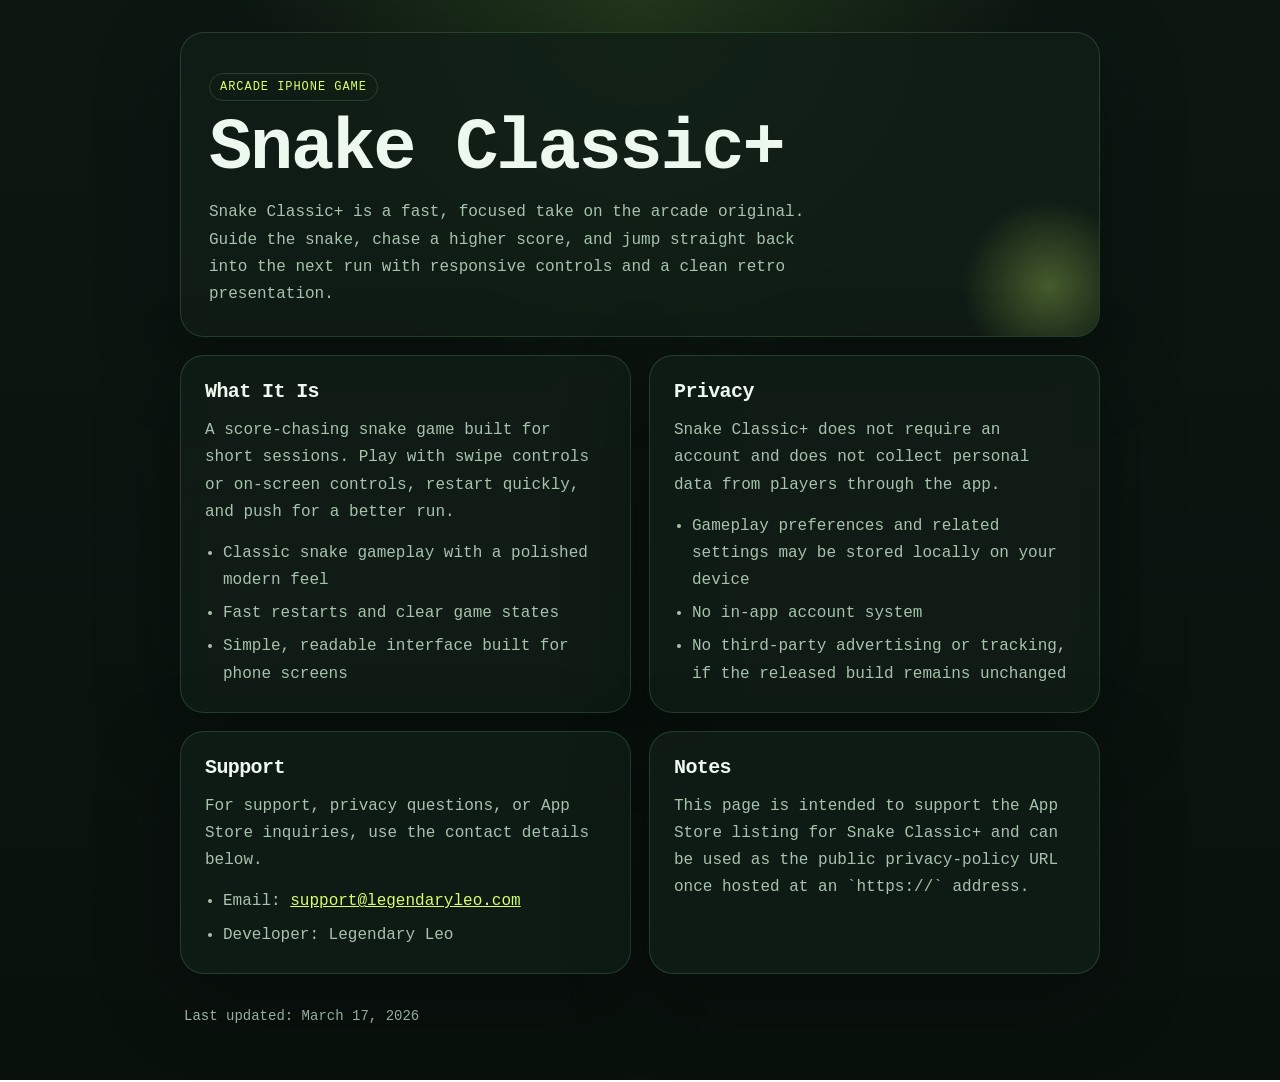
<file: index.html>
<!doctype html>
<html lang="en">
<head>
  <meta charset="utf-8">
  <meta name="viewport" content="width=device-width, initial-scale=1">
  <title>Snake Classic+</title>
  <meta
    name="description"
    content="Snake Classic+ is a clean, focused take on the classic arcade snake game with responsive controls and fast score-chasing runs."
  >
  <style>
    :root {
      --bg: #09110d;
      --bg-soft: #122019;
      --panel: rgba(16, 30, 23, 0.82);
      --line: rgba(152, 255, 152, 0.16);
      --text: #edf8ee;
      --muted: #a8c3ad;
      --accent: #9cff57;
      --accent-strong: #d7ff6b;
      --shadow: 0 24px 80px rgba(0, 0, 0, 0.35);
    }

    * {
      box-sizing: border-box;
    }

    body {
      margin: 0;
      font-family: "SF Mono", "Menlo", "Monaco", monospace;
      color: var(--text);
      background:
        radial-gradient(circle at top, rgba(156, 255, 87, 0.14), transparent 32%),
        linear-gradient(180deg, #0d1712 0%, #09110d 100%);
      min-height: 100vh;
    }

    .wrap {
      width: min(920px, calc(100% - 32px));
      margin: 0 auto;
      padding: 32px 0 56px;
    }

    .hero,
    .card {
      background: var(--panel);
      border: 1px solid var(--line);
      border-radius: 24px;
      box-shadow: var(--shadow);
      backdrop-filter: blur(10px);
    }

    .hero {
      padding: 40px 28px 28px;
      position: relative;
      overflow: hidden;
    }

    .hero::after {
      content: "";
      position: absolute;
      inset: auto -40px -40px auto;
      width: 180px;
      height: 180px;
      background: radial-gradient(circle, rgba(215, 255, 107, 0.28), transparent 68%);
      pointer-events: none;
    }

    .eyebrow {
      display: inline-block;
      margin-bottom: 14px;
      padding: 6px 10px;
      border-radius: 999px;
      border: 1px solid var(--line);
      color: var(--accent-strong);
      font-size: 12px;
      letter-spacing: 0.08em;
      text-transform: uppercase;
    }

    h1,
    h2 {
      margin: 0 0 14px;
      font-weight: 700;
      letter-spacing: -0.03em;
    }

    h1 {
      font-size: clamp(40px, 7vw, 72px);
      line-height: 0.95;
    }

    h2 {
      font-size: 20px;
    }

    p {
      margin: 0;
      color: var(--muted);
      line-height: 1.7;
      font-size: 16px;
    }

    .hero p {
      max-width: 620px;
      margin-top: 16px;
    }

    .grid {
      display: grid;
      grid-template-columns: repeat(2, minmax(0, 1fr));
      gap: 18px;
      margin-top: 18px;
    }

    .card {
      padding: 24px;
    }

    ul {
      margin: 14px 0 0;
      padding-left: 18px;
      color: var(--muted);
      line-height: 1.7;
    }

    li + li {
      margin-top: 6px;
    }

    a {
      color: var(--accent-strong);
    }

    .footer {
      margin-top: 18px;
      padding: 16px 4px 0;
      color: var(--muted);
      font-size: 14px;
    }

    @media (max-width: 720px) {
      .wrap {
        width: min(100% - 20px, 920px);
        padding-top: 20px;
      }

      .hero,
      .card {
        border-radius: 20px;
      }

      .hero {
        padding: 28px 20px 22px;
      }

      .card {
        padding: 20px;
      }

      .grid {
        grid-template-columns: 1fr;
      }
    }
  </style>
</head>
<body>
  <main class="wrap">
    <section class="hero">
      <div class="eyebrow">Arcade iPhone Game</div>
      <h1>Snake Classic+</h1>
      <p>
        Snake Classic+ is a fast, focused take on the arcade original. Guide the snake,
        chase a higher score, and jump straight back into the next run with responsive
        controls and a clean retro presentation.
      </p>
    </section>

    <section class="grid" aria-label="App details">
      <article class="card">
        <h2>What It Is</h2>
        <p>
          A score-chasing snake game built for short sessions. Play with swipe controls
          or on-screen controls, restart quickly, and push for a better run.
        </p>
        <ul>
          <li>Classic snake gameplay with a polished modern feel</li>
          <li>Fast restarts and clear game states</li>
          <li>Simple, readable interface built for phone screens</li>
        </ul>
      </article>

      <article class="card">
        <h2>Privacy</h2>
        <p>
          Snake Classic+ does not require an account and does not collect personal data
          from players through the app.
        </p>
        <ul>
          <li>Gameplay preferences and related settings may be stored locally on your device</li>
          <li>No in-app account system</li>
          <li>No third-party advertising or tracking, if the released build remains unchanged</li>
        </ul>
      </article>

      <article class="card">
        <h2>Support</h2>
        <p>
          For support, privacy questions, or App Store inquiries, use the contact details
          below.
        </p>
        <ul>
          <li>Email: <a href="mailto:support@legendaryleo.com">support@legendaryleo.com</a></li>
          <li>Developer: Legendary Leo</li>
        </ul>
      </article>

      <article class="card">
        <h2>Notes</h2>
        <p>
          This page is intended to support the App Store listing for Snake Classic+ and can
          be used as the public privacy-policy URL once hosted at an `https://` address.
        </p>
      </article>
    </section>

    <div class="footer">
      Last updated: March 17, 2026
    </div>
  </main>
</body>
</html>
</file>
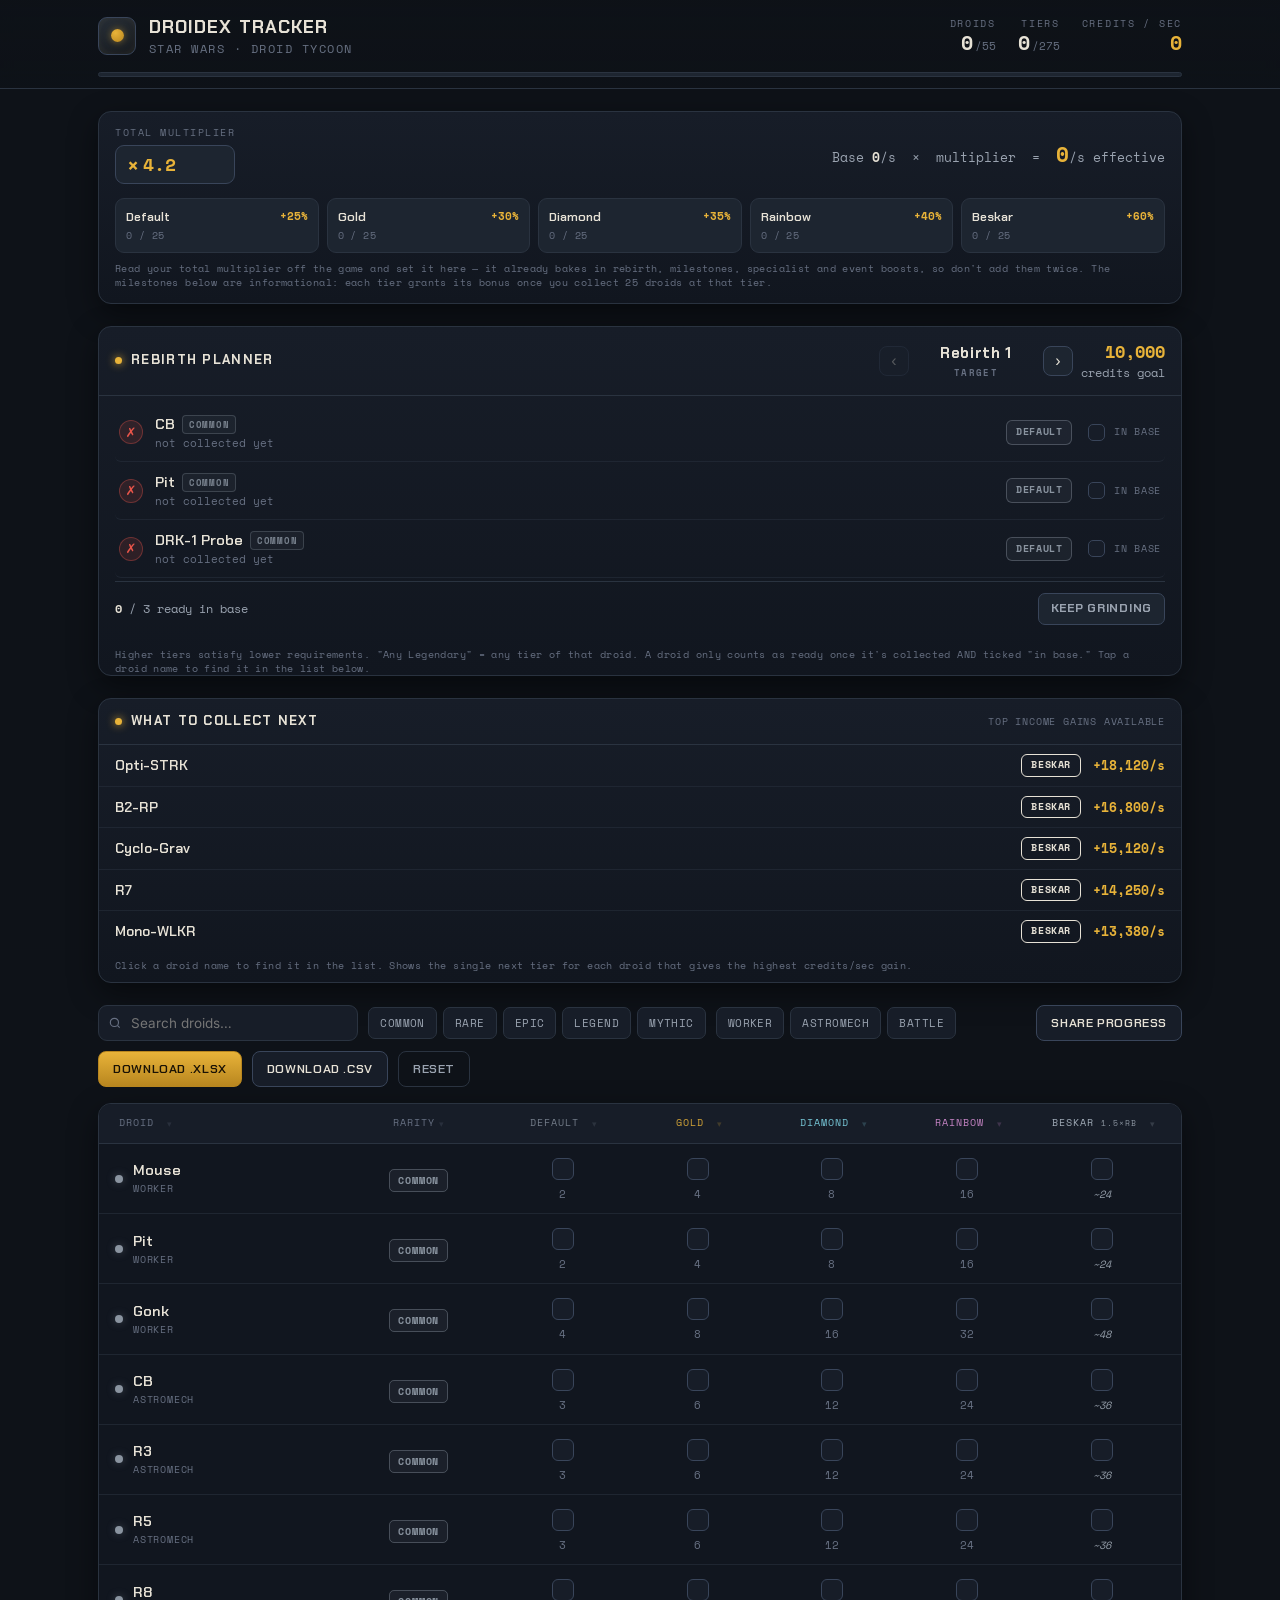
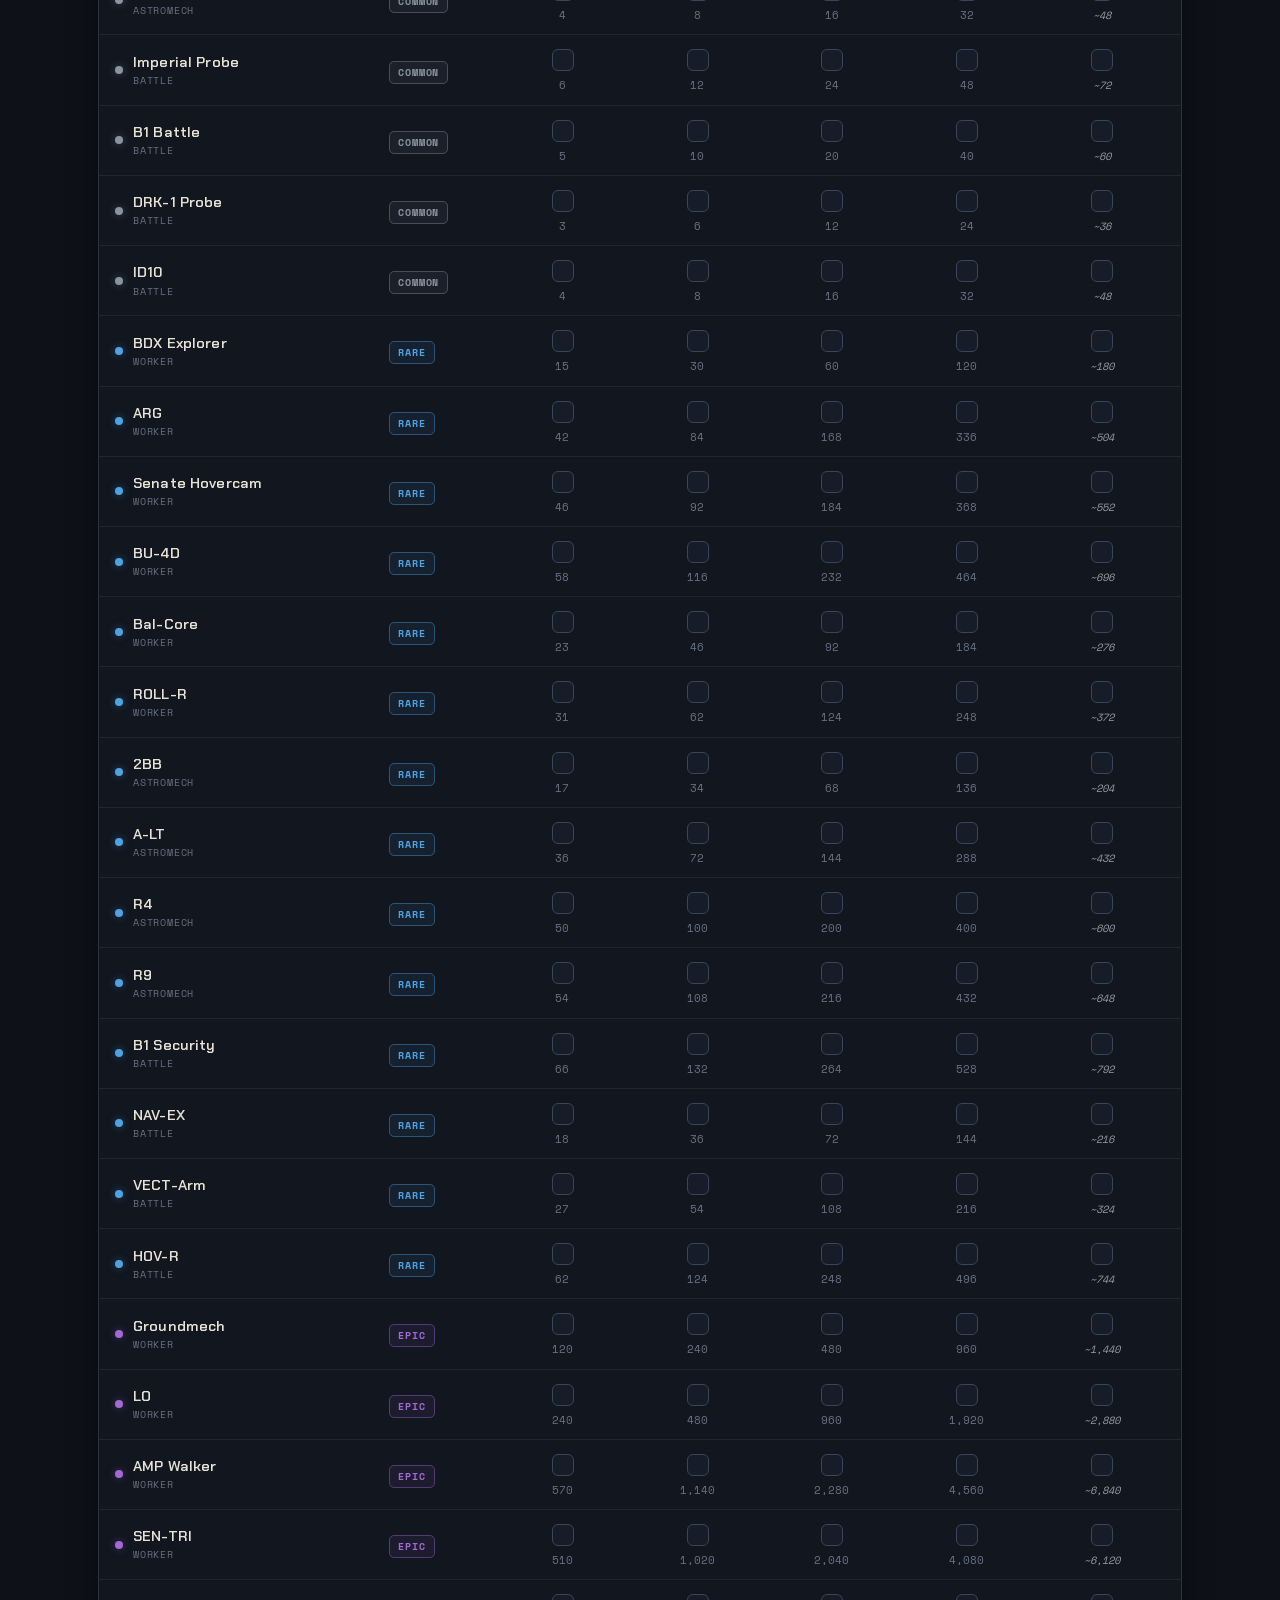
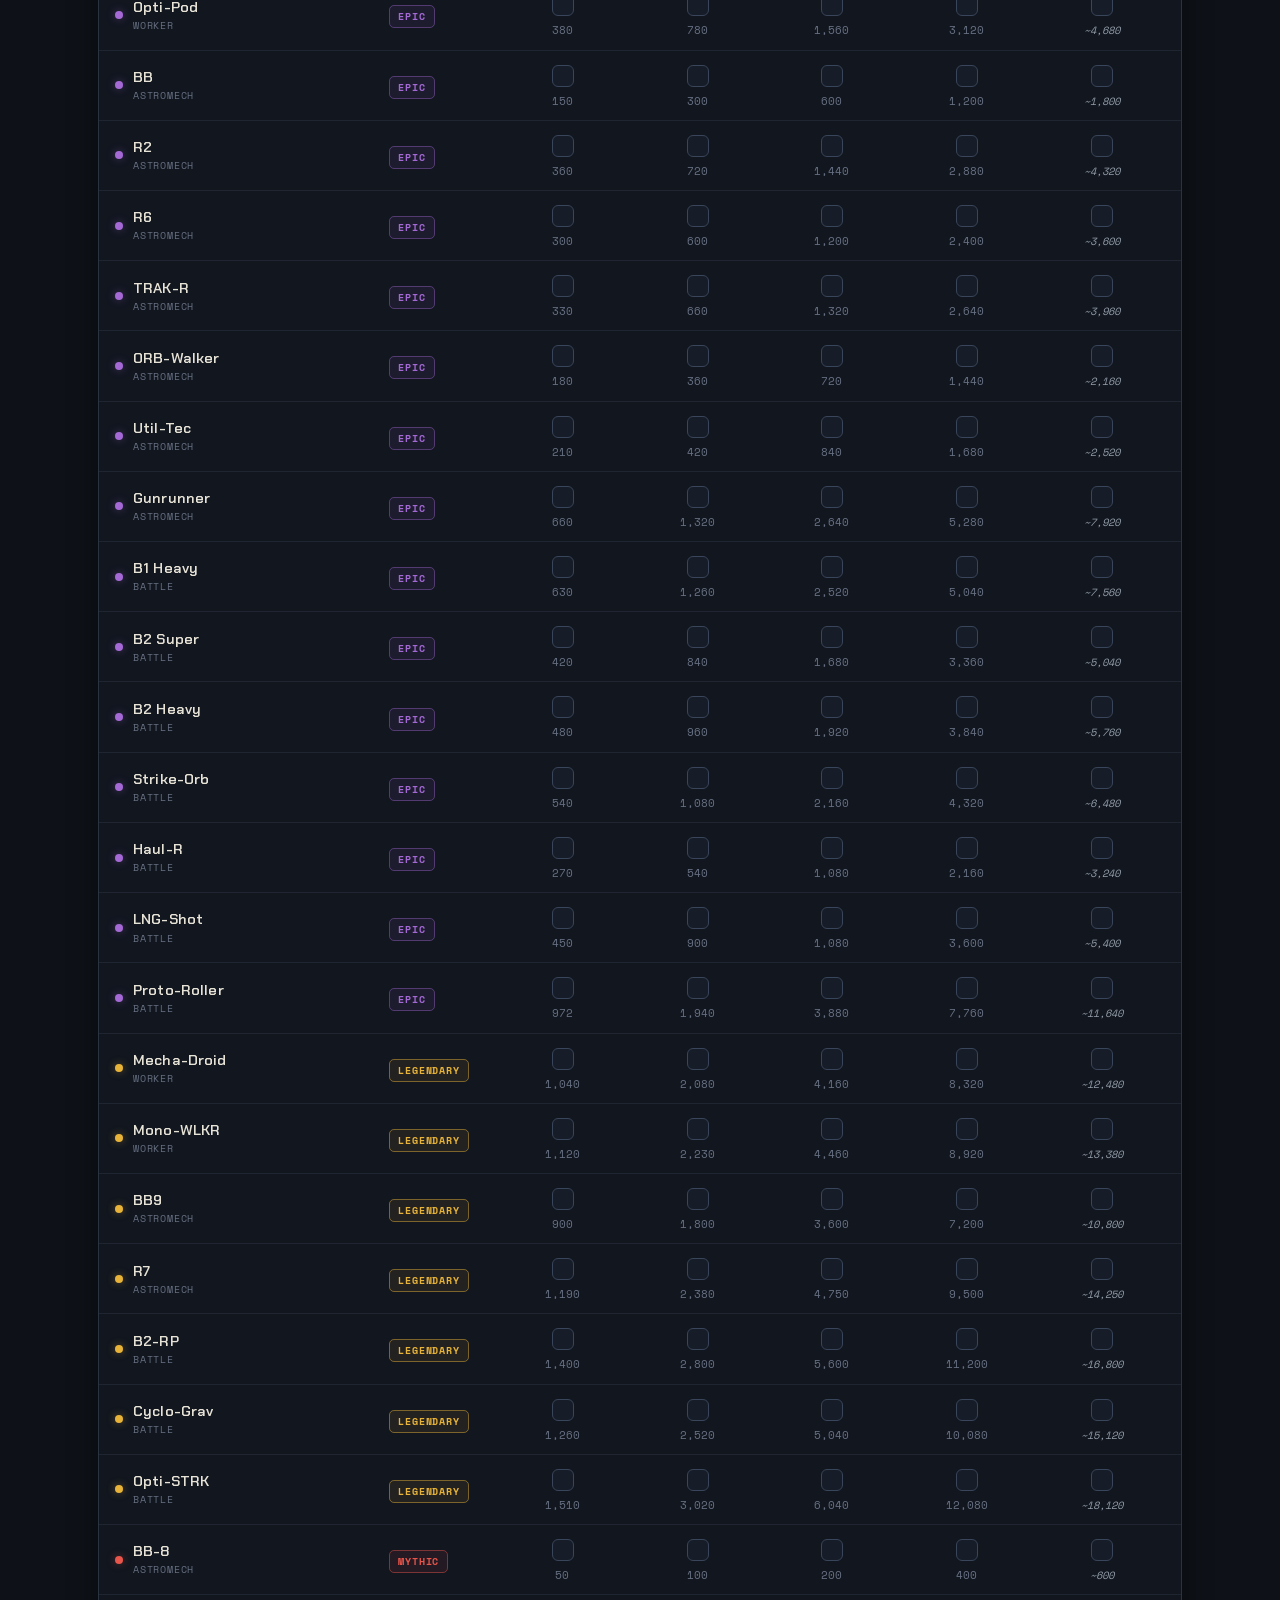
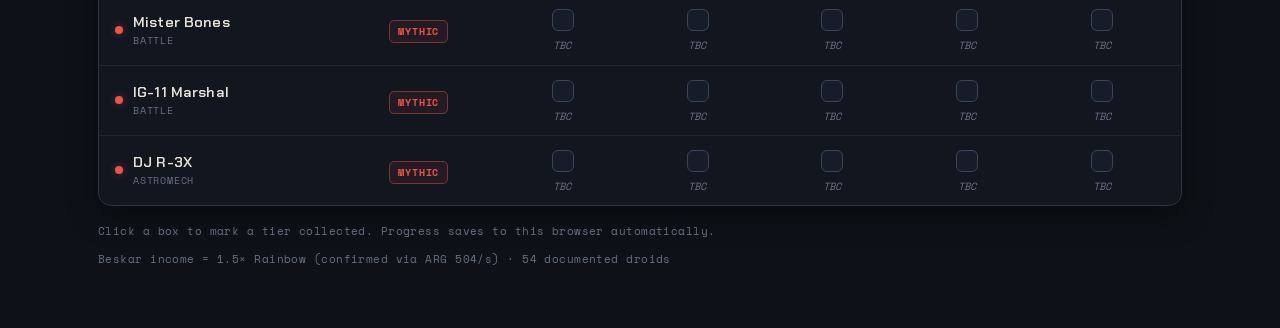
<file: droidex/index.html>
<!doctype html>
<html lang="en">
<head>
<meta charset="utf-8">
<meta name="viewport" content="width=device-width, initial-scale=1">
<title>Droidex Tracker — Star Wars Droid Tycoon</title>
<meta name="description" content="Track your Fortnite Star Wars Droid Tycoon collection, plan rebirths, and see your real credits/sec.">
<meta property="og:title" content="Droidex Tracker — Star Wars Droid Tycoon">
<meta property="og:description" content="Collection tracker, rebirth planner, and income calculator for Droid Tycoon.">
<meta property="og:type" content="website">
<meta property="og:url" content="https://apps.legendaryleo.com/droidex">
<meta property="og:image" content="https://apps.legendaryleo.com/droidex/preview.jpg">
<meta name="twitter:card" content="summary_large_image">
<meta name="twitter:image" content="https://apps.legendaryleo.com/droidex/preview.jpg">
<link rel="stylesheet" href="fonts.css">
<script src="xlsx.full.min.js"></script>
<style>
  :root{
    --bg:#0e1218; --bg2:#11161f; --panel:#171d28; --panel2:#1d2530;
    --line:#2a3340; --line2:#39455a;
    --ink:#e7e2d6; --ink-dim:#9aa3b0; --ink-faint:#677082;
    --gold:#e8b339; --gold-deep:#b8861f; --cyan:#37d9cf; --beskar:#b9c4d0;
    --common:#8a94a0; --rare:#4fa3e3; --epic:#a569d6; --legendary:#e8b339; --mythic:#e8554a;
    --shadow:0 10px 30px rgba(0,0,0,.45);
    --display:"Chakra Petch",system-ui,sans-serif;
    --body:"Inter",system-ui,sans-serif;
    --mono:"Space Mono",ui-monospace,monospace;
  }
  *{box-sizing:border-box}
  html,body{margin:0}
  body{
    background:
      radial-gradient(1200px 600px at 85% -10%, rgba(232,179,57,.07), transparent 60%),
      radial-gradient(900px 500px at -5% 110%, rgba(55,217,207,.06), transparent 55%),
      var(--bg);
    color:var(--ink); font-family:var(--body); line-height:1.45;
    -webkit-font-smoothing:antialiased; padding-bottom:60px;
  }
  .wrap{max-width:1120px; margin:0 auto; padding:0 18px}

  header{
    position:sticky; top:0; z-index:20;
    background:linear-gradient(180deg, rgba(14,18,24,.97), rgba(14,18,24,.86));
    border-bottom:1px solid var(--line); backdrop-filter:blur(8px);
  }
  .head-inner{display:flex; gap:20px; align-items:center; justify-content:space-between; padding:14px 18px; max-width:1120px; margin:0 auto; flex-wrap:wrap}
  .brand{display:flex; align-items:center; gap:13px; min-width:0}
  .glyph{width:38px; height:38px; flex:0 0 auto; border-radius:9px; background:linear-gradient(150deg,#202a38,#11161f); border:1px solid var(--line2); display:grid; place-items:center; box-shadow:inset 0 0 12px rgba(232,179,57,.12)}
  .glyph span{width:13px; height:13px; border-radius:50%; background:radial-gradient(circle at 35% 30%, var(--gold), var(--gold-deep)); box-shadow:0 0 10px rgba(232,179,57,.6)}
  .title h1{font-family:var(--display); font-weight:700; font-size:18px; letter-spacing:.06em; margin:0; text-transform:uppercase}
  .title p{margin:1px 0 0; font-size:11.5px; color:var(--ink-faint); letter-spacing:.13em; text-transform:uppercase; font-family:var(--mono)}
  .hud{display:flex; gap:22px; align-items:center}
  .stat{display:flex; flex-direction:column; align-items:flex-end; line-height:1.1}
  .stat .k{font-family:var(--mono); font-size:9.5px; letter-spacing:.18em; color:var(--ink-faint); text-transform:uppercase; margin-bottom:3px}
  .stat .v{font-family:var(--mono); font-weight:700; font-size:20px; color:var(--ink)}
  .stat.cps .v{color:var(--gold)}
  .stat .v small{font-size:11px; color:var(--ink-faint); font-weight:400; margin-left:2px}
  .meter-wrap{padding:0 18px 11px; max-width:1120px; margin:0 auto}
  .meter{height:5px; border-radius:4px; background:var(--panel2); overflow:hidden; border:1px solid var(--line)}
  .meter i{display:block; height:100%; width:0; background:linear-gradient(90deg,var(--gold-deep),var(--gold)); transition:width .4s cubic-bezier(.2,.7,.3,1)}

  .controls{display:flex; gap:10px; align-items:center; flex-wrap:wrap; margin:22px 0 16px}
  .search{flex:1 1 200px; min-width:160px; position:relative}
  .search input{width:100%; background:var(--panel); border:1px solid var(--line); color:var(--ink); border-radius:9px; padding:9px 12px 9px 32px; font-family:var(--body); font-size:13.5px; outline:none}
  .search input:focus{border-color:var(--gold-deep); box-shadow:0 0 0 3px rgba(232,179,57,.12)}
  .search svg{position:absolute; left:10px; top:50%; transform:translateY(-50%); width:14px; height:14px; stroke:var(--ink-faint)}
  .chips{display:flex; gap:6px; flex-wrap:wrap}
  .chip{font-family:var(--mono); font-size:11px; letter-spacing:.04em; text-transform:uppercase; background:var(--panel); border:1px solid var(--line); color:var(--ink-dim); padding:7px 11px; border-radius:7px; cursor:pointer; user-select:none; transition:.15s; white-space:nowrap}
  .chip:hover{border-color:var(--line2); color:var(--ink)}
  .chip[aria-pressed="true"]{background:var(--panel2); color:var(--ink); border-color:var(--gold-deep)}
  .chip.r-common[aria-pressed="true"]{border-color:var(--common)}
  .chip.r-rare[aria-pressed="true"]{border-color:var(--rare)}
  .chip.r-epic[aria-pressed="true"]{border-color:var(--epic)}
  .chip.r-legendary[aria-pressed="true"]{border-color:var(--legendary)}
  .chip.r-mythic[aria-pressed="true"]{border-color:var(--mythic)}
  .btn{font-family:var(--display); font-weight:600; font-size:12.5px; letter-spacing:.05em; text-transform:uppercase; border-radius:8px; padding:9px 14px; cursor:pointer; border:1px solid var(--line2); transition:.15s; white-space:nowrap; background:var(--panel); color:var(--ink)}
  .btn:hover{border-color:var(--gold-deep)}
  .btn.primary{background:linear-gradient(180deg,var(--gold),var(--gold-deep)); color:#1a1205; border-color:var(--gold-deep)}
  .btn.primary:hover{filter:brightness(1.06)}
  .btn.ghost{background:transparent; color:var(--ink-dim); border-color:var(--line)}
  .btn.ghost:hover{color:var(--mythic); border-color:var(--mythic)}
  .spacer{flex:1 1 auto}

  .manifest{border:1px solid var(--line); border-radius:13px; overflow:hidden; background:var(--bg2); box-shadow:var(--shadow)}
  .thead{display:grid; grid-template-columns:minmax(0,2.1fr) .8fr repeat(5, minmax(0,1fr)); gap:8px; padding:11px 16px; background:var(--panel); font-family:var(--mono); font-size:10px; letter-spacing:.1em; text-transform:uppercase; color:var(--ink-faint); border-bottom:1px solid var(--line); align-items:center}
  .thead .tier{text-align:center}
  .thead .tier em{font-style:normal; color:var(--beskar); opacity:.7; font-size:8px}
  .thead .tier:nth-child(3){color:rgba(138,148,160,.8)}
  .thead .tier:nth-child(4){color:rgba(232,179,57,.9)}
  .thead .tier:nth-child(5){color:rgba(127,215,232,.9)}
  .thead .tier:nth-child(6){color:rgba(217,143,214,.9)}
  .thead .tier:nth-child(7){color:rgba(185,196,208,.85)}
  .th-col{cursor:pointer;user-select:none;display:flex;align-items:center;gap:4px;white-space:nowrap;padding:1px 0}
  .th-col.tier{justify-content:center}
  .th-col:hover{color:var(--ink)}
  .th-col.af-sorted{color:var(--ink)}
  .th-sort-arrow{font-size:9px;opacity:0;flex:0 0 auto;line-height:1;color:var(--gold)}
  .th-filter-dot{width:5px;height:5px;border-radius:50%;background:var(--gold);opacity:0;flex:0 0 auto}
  .th-chevron{font-size:9px;opacity:.22;flex:0 0 auto;transition:opacity .1s;line-height:1}
  .th-col:hover .th-chevron{opacity:.55}
  .th-col.af-active .th-chevron{opacity:.85;color:var(--gold)}
  .th-col.af-sorted .th-sort-arrow{opacity:1}
  .th-col.af-filtered .th-filter-dot{opacity:1}
  .af-drop{position:fixed;z-index:9999;background:#1a2130;border:1px solid rgba(255,255,255,.09);border-radius:10px;box-shadow:0 10px 36px rgba(0,0,0,.55);min-width:180px;padding:5px;display:none}
  .af-drop.open{display:block}
  .af-section{font-family:var(--mono);font-size:9px;letter-spacing:.1em;text-transform:uppercase;color:var(--ink-faint);padding:5px 10px 2px}
  .af-item{display:block;width:100%;text-align:left;padding:7px 10px;font-family:var(--mono);font-size:11px;letter-spacing:.04em;border:none;background:transparent;color:var(--ink-dim);cursor:pointer;border-radius:6px;transition:background .1s,color .1s;white-space:nowrap}
  .af-item:hover{background:rgba(255,255,255,.07);color:var(--ink)}
  .af-item.af-on{color:var(--gold)}
  .af-item.af-on:hover{background:rgba(232,179,57,.1)}
  .af-sep{height:1px;background:var(--line);margin:4px 5px}
  .af-item.af-clear{color:var(--ink-faint);font-size:10.5px}
  .row{display:grid; grid-template-columns:minmax(0,2.1fr) .8fr repeat(5, minmax(0,1fr)); gap:8px; padding:11px 16px; align-items:center; border-bottom:1px solid rgba(42,51,64,.55); transition:background .12s}
  .row:last-child{border-bottom:none}
  .row:hover{background:rgba(29,37,48,.5)}
  .row.complete{background:linear-gradient(90deg, rgba(232,179,57,.07), transparent 70%)}
  .dname{display:flex; align-items:center; gap:10px; min-width:0}
  .dot{width:8px; height:8px; border-radius:50%; flex:0 0 auto}
  .nm{font-family:var(--display); font-weight:600; font-size:14.5px; letter-spacing:.01em; overflow:hidden; text-overflow:ellipsis; white-space:nowrap}
  .ty{font-family:var(--mono); font-size:10px; color:var(--ink-faint); letter-spacing:.08em; text-transform:uppercase; margin-top:1px}
  .rar{justify-self:start}
  .rbadge{font-family:var(--mono); font-size:10px; font-weight:700; letter-spacing:.08em; text-transform:uppercase; padding:3px 8px; border-radius:5px; border:1px solid}
  .b-common{color:var(--common); border-color:rgba(138,148,160,.4); background:rgba(138,148,160,.08)}
  .b-rare{color:var(--rare); border-color:rgba(79,163,227,.4); background:rgba(79,163,227,.08)}
  .b-epic{color:var(--epic); border-color:rgba(165,105,214,.4); background:rgba(165,105,214,.08)}
  .b-legendary{color:var(--legendary); border-color:rgba(232,179,57,.45); background:rgba(232,179,57,.08)}
  .b-mythic{color:var(--mythic); border-color:rgba(232,85,74,.45); background:rgba(232,85,74,.08)}
  .cell{display:flex; flex-direction:column; align-items:center; gap:4px}
  .cb{appearance:none; -webkit-appearance:none; width:22px; height:22px; border-radius:6px; border:1.5px solid var(--line2); background:var(--panel); cursor:pointer; position:relative; transition:.12s; flex:0 0 auto}
  .cb:hover{border-color:var(--gold-deep)}
  .cb:checked{background:linear-gradient(180deg,var(--cyan),#1c9d95); border-color:var(--cyan)}
  .cb.bsk:checked{background:linear-gradient(180deg,#d6dee8,#8f9aa8); border-color:var(--beskar)}
  .cb:checked::after{content:""; position:absolute; left:6.5px; top:2.5px; width:5px; height:10px; border:solid #07201e; border-width:0 2.5px 2.5px 0; transform:rotate(42deg)}
  .cb.bsk:checked::after{border-color:#23303f}
  .cell[data-tier="Default"] .cb:checked{background:linear-gradient(180deg,#9aa3b0,#677082);border-color:#8a94a0}
  .cell[data-tier="Default"] .cb:checked::after{border-color:#1e2a38}
  .cell[data-tier="Gold"] .cb:checked{background:linear-gradient(180deg,#e8b339,#b8861f);border-color:#e8b339}
  .cell[data-tier="Gold"] .cb:checked::after{border-color:#1a1205}
  .cell[data-tier="Diamond"] .cb:checked{background:linear-gradient(180deg,#7fd7e8,#3da8b8);border-color:#7fd7e8}
  .cell[data-tier="Rainbow"] .cb:checked{background:linear-gradient(180deg,#d98fd6,#9a5faa);border-color:#d98fd6}
  .cell[data-tier="Rainbow"] .cb:checked::after{border-color:#1a0520}
  .cb:focus-visible{outline:2px solid var(--gold); outline-offset:2px}
  .inc{font-family:var(--mono); font-size:10.5px; color:var(--ink-faint)}
  .inc.tbc{font-style:italic}
  .inc.est{color:var(--beskar); opacity:.75; font-style:italic; cursor:help}
  .empty{padding:48px 20px; text-align:center; color:var(--ink-faint)}
  .empty b{display:block; font-family:var(--display); color:var(--ink-dim); font-size:15px; margin-bottom:5px; letter-spacing:.04em}
  footer{margin-top:18px; display:flex; justify-content:space-between; gap:12px; flex-wrap:wrap; color:var(--ink-faint); font-size:11px; font-family:var(--mono); letter-spacing:.04em}
  .save-note{color:var(--cyan); opacity:0; transition:opacity .3s}
  .save-note.show{opacity:.85}

  @media (max-width:760px){
    .hud{gap:14px} .stat .v{font-size:16px}
    .thead{display:none}
    .row{grid-template-columns:1fr 1fr; grid-template-areas:"name rar" "tiers tiers"; gap:10px; padding:14px 14px}
    .dname{grid-area:name} .rar{grid-area:rar; justify-self:end}
    .tiergrid{grid-area:tiers; display:grid; grid-template-columns:repeat(5,1fr); gap:6px; margin-top:2px}
    .cell{background:var(--panel); border:1px solid var(--line); border-radius:8px; padding:8px 2px}
    .cell::before{content:attr(data-tier); font-family:var(--mono); font-size:8px; letter-spacing:.08em; text-transform:uppercase; color:var(--ink-faint)}
  }
  @media (min-width:761px){ .tiergrid{display:contents} .cell::before{display:none} }

  /* ---------- REBIRTH PLANNER ---------- */
  .planner{margin:22px 0 0; border:1px solid var(--line); border-radius:13px; background:linear-gradient(180deg,var(--panel),var(--bg2)); box-shadow:var(--shadow); overflow:hidden}
  .pl-head{display:flex; align-items:center; justify-content:space-between; gap:14px; padding:13px 16px; border-bottom:1px solid var(--line); flex-wrap:wrap}
  .pl-title{display:flex; align-items:center; gap:9px; font-family:var(--display); font-weight:700; font-size:13px; letter-spacing:.1em; text-transform:uppercase; color:var(--ink)}
  .pl-title .spark{width:7px; height:7px; border-radius:50%; background:var(--gold); box-shadow:0 0 9px var(--gold)}
  .pl-nav{display:flex; align-items:center; gap:8px}
  .pl-step{width:30px; height:30px; border-radius:8px; border:1px solid var(--line2); background:var(--panel2); color:var(--ink); font-size:16px; cursor:pointer; line-height:1; transition:.12s}
  .pl-step:hover{border-color:var(--gold-deep); color:var(--gold)}
  .pl-step:disabled{opacity:.3; cursor:not-allowed}
  .pl-lvl{font-family:var(--display); font-weight:700; font-size:15px; letter-spacing:.04em; min-width:118px; text-align:center}
  .pl-lvl small{display:block; font-family:var(--mono); font-size:9px; letter-spacing:.14em; color:var(--ink-faint); text-transform:uppercase; margin-top:1px}
  .pl-goal{font-family:var(--mono); font-size:12px; color:var(--ink-dim); text-align:right}
  .pl-goal b{display:block; font-size:17px; color:var(--gold); font-weight:700}
  .pl-body{padding:8px 16px 14px}
  .pl-req{display:flex; align-items:center; gap:12px; padding:10px 4px; border-bottom:1px solid rgba(42,51,64,.5); cursor:pointer; transition:background .12s; border-radius:6px}
  .pl-req:last-child{border-bottom:none}
  .pl-req:hover{background:rgba(29,37,48,.55)}
  .pl-status{width:24px; height:24px; flex:0 0 auto; border-radius:50%; display:grid; place-items:center; font-size:13px; font-weight:700}
  .pl-status.ok{background:rgba(55,217,207,.16); color:var(--cyan); border:1px solid rgba(55,217,207,.4)}
  .pl-status.no{background:rgba(232,85,74,.13); color:var(--mythic); border:1px solid rgba(232,85,74,.35)}
  .pl-status.warn{background:rgba(232,179,57,.15); color:var(--gold); border:1px solid rgba(232,179,57,.4)}
  .pl-deploy{display:flex; align-items:center; gap:6px; font-family:var(--mono); font-size:9.5px; letter-spacing:.07em; text-transform:uppercase; color:var(--ink-faint); cursor:pointer; user-select:none; white-space:nowrap; flex:0 0 auto}
  .pl-deploy input{appearance:none;-webkit-appearance:none; width:17px; height:17px; border-radius:5px; border:1.5px solid var(--line2); background:var(--panel); position:relative; cursor:pointer; transition:.12s}
  .pl-deploy input:hover{border-color:var(--gold-deep)}
  .pl-deploy input:checked{background:linear-gradient(180deg,var(--gold),var(--gold-deep)); border-color:var(--gold-deep)}
  .pl-deploy input:checked::after{content:""; position:absolute; left:4.5px; top:1.5px; width:4px; height:8px; border:solid #1a1205; border-width:0 2px 2px 0; transform:rotate(42deg)}
  .pl-dn{flex:1 1 auto; min-width:0}
  .pl-dn .n{font-family:var(--display); font-weight:600; font-size:14.5px; display:flex; align-items:center; gap:7px}
  .pl-dn .s{font-family:var(--mono); font-size:10.5px; color:var(--ink-faint); margin-top:1px}
  .pl-rar{font-family:var(--mono); font-size:9px; font-weight:700; letter-spacing:.08em; text-transform:uppercase; padding:2px 6px; border-radius:4px; border:1px solid; opacity:.85}
  .rar-Common{color:var(--common); border-color:rgba(138,148,160,.35); background:rgba(138,148,160,.08)}
  .rar-Rare{color:var(--rare); border-color:rgba(79,163,227,.35); background:rgba(79,163,227,.08)}
  .rar-Epic{color:var(--epic); border-color:rgba(165,105,214,.35); background:rgba(165,105,214,.08)}
  .rar-Legendary{color:var(--legendary); border-color:rgba(232,179,57,.35); background:rgba(232,179,57,.08)}
  .rar-Mythic{color:var(--mythic); border-color:rgba(232,85,74,.35); background:rgba(232,85,74,.08)}
  .pl-tier{font-family:var(--mono); font-size:10px; font-weight:700; letter-spacing:.06em; text-transform:uppercase; padding:4px 9px; border-radius:6px; white-space:nowrap; border:1px solid}
  .t-default{color:var(--common); border-color:rgba(138,148,160,.4); background:rgba(138,148,160,.08)}
  .t-gold{color:var(--gold); border-color:rgba(232,179,57,.4); background:rgba(232,179,57,.08)}
  .t-diamond{color:#7fd7e8; border-color:rgba(127,215,232,.4); background:rgba(127,215,232,.08)}
  .t-rainbow{color:#d98fd6; border-color:rgba(217,143,214,.4); background:rgba(217,143,214,.08)}
  .t-any{color:var(--epic); border-color:rgba(165,105,214,.4); background:rgba(165,105,214,.08)}
  .pl-foot{display:flex; align-items:center; justify-content:space-between; gap:10px; padding-top:11px; margin-top:3px; border-top:1px solid var(--line); flex-wrap:wrap}
  .pl-tally{font-family:var(--mono); font-size:12px; color:var(--ink-dim)}
  .pl-tally b{color:var(--ink)}
  .pl-flag{font-family:var(--display); font-weight:700; font-size:12px; letter-spacing:.06em; text-transform:uppercase; padding:6px 12px; border-radius:7px}
  .pl-flag.go{background:linear-gradient(180deg,var(--cyan),#1c9d95); color:#07201e}
  .pl-flag.wait{background:var(--panel2); color:var(--ink-dim); border:1px solid var(--line2)}
  .pl-hint{font-family:var(--mono); font-size:9.5px; color:var(--ink-faint); letter-spacing:.04em; padding:9px 16px 0}

  /* ---------- INCOME / MILESTONES ---------- */
  .income{margin:22px 0 0; border:1px solid var(--line); border-radius:13px; background:linear-gradient(180deg,var(--panel),var(--bg2)); box-shadow:var(--shadow); padding-bottom:13px}
  .inc-row{display:flex; align-items:center; justify-content:space-between; gap:16px; padding:14px 16px 12px; flex-wrap:wrap}
  .inc-mult{display:flex; flex-direction:column; gap:5px}
  .inc-mult label{font-family:var(--mono); font-size:9.5px; letter-spacing:.16em; text-transform:uppercase; color:var(--ink-faint)}
  .mult-box{display:flex; align-items:center; gap:3px; font-family:var(--display); font-weight:700; font-size:20px; color:var(--gold); background:var(--panel2); border:1px solid var(--line2); border-radius:9px; padding:4px 12px}
  .mult-box input{width:62px; background:transparent; border:none; color:var(--gold); font-family:var(--mono); font-weight:700; font-size:18px; outline:none; -moz-appearance:textfield}
  .mult-box input:focus{color:#ffd56b}
  .inc-eq{font-family:var(--mono); font-size:13px; color:var(--ink-dim); text-align:right; line-height:1.7}
  .inc-eq b{color:var(--ink); font-weight:700}
  .inc-eq b.big{font-size:21px; color:var(--gold)}
  .inc-miles{display:grid; grid-template-columns:repeat(5,1fr); gap:8px; padding:2px 16px 0}
  .mile{border:1px solid var(--line); border-radius:9px; padding:9px 10px; background:var(--panel2); transition:.15s}
  .mile.done{border-color:var(--gold-deep); background:linear-gradient(180deg,rgba(232,179,57,.12),var(--panel2))}
  .m-top{display:flex; align-items:center; justify-content:space-between; gap:6px}
  .m-name{font-family:var(--display); font-weight:600; font-size:12.5px; color:var(--ink)}
  .m-bonus{font-family:var(--mono); font-size:11px; font-weight:700; color:var(--gold)}
  .m-count{font-family:var(--mono); font-size:10px; color:var(--ink-faint); margin-top:3px; letter-spacing:.04em}
  .mile.done .m-count{color:var(--gold)}
  @media (max-width:760px){
    .inc-eq{text-align:left; width:100%}
    .inc-miles{grid-template-columns:repeat(2,1fr)}
  }

  /* ---------- SORT SELECT ---------- */
  select.chip{appearance:none; -webkit-appearance:none; cursor:pointer; padding-right:24px;
    background-image:url("data:image/svg+xml,%3Csvg xmlns='http://www.w3.org/2000/svg' width='10' height='6'%3E%3Cpath d='M0 0l5 6 5-6z' fill='%239aa3b0'/%3E%3C/svg%3E");
    background-repeat:no-repeat; background-position:right 8px center}

  /* ---------- NEXT PANEL ---------- */
  .next-panel{margin:22px 0 0; border:1px solid var(--line); border-radius:13px;
    background:linear-gradient(180deg,var(--panel),var(--bg2)); box-shadow:var(--shadow); overflow:hidden}
  .next-head{display:flex; align-items:center; justify-content:space-between; gap:14px;
    padding:13px 16px; border-bottom:1px solid var(--line)}
  .next-row{display:flex; align-items:center; gap:12px; padding:9px 16px;
    border-bottom:1px solid rgba(42,51,64,.5); cursor:pointer; transition:background .12s; border-radius:0}
  .next-row:last-child{border-bottom:none}
  .next-row:hover{background:rgba(29,37,48,.55)}
  .next-name{font-family:var(--display); font-weight:600; font-size:14px; flex:1 1 auto; min-width:0}
  .next-tier{font-family:var(--mono); font-size:10px; font-weight:700; letter-spacing:.06em;
    text-transform:uppercase; padding:3px 9px; border-radius:6px; white-space:nowrap; border:1px solid}
  .next-gain{font-family:var(--mono); font-weight:700; font-size:13px; color:var(--gold);
    margin-left:auto; white-space:nowrap}
  .next-hint{font-family:var(--mono); font-size:9.5px; color:var(--ink-faint); padding:7px 16px 10px; letter-spacing:.04em}

  /* ---------- SHARE FEEDBACK ---------- */
  .btn.share-ok{background:linear-gradient(180deg,var(--cyan),#1c9d95); color:#07201e; border-color:var(--cyan)}
</style>
</head>
<body>

<header>
  <div class="head-inner">
    <div class="brand">
      <div class="glyph"><span></span></div>
      <div class="title"><h1>Droidex Tracker</h1><p>Star Wars · Droid Tycoon</p></div>
    </div>
    <div class="hud">
      <div class="stat"><div class="k">Droids</div><div class="v" id="s-droids">0<small>/50</small></div></div>
      <div class="stat"><div class="k">Tiers</div><div class="v" id="s-tiers">0<small>/250</small></div></div>
      <div class="stat cps"><div class="k">Credits / sec</div><div class="v" id="s-cps">0</div></div>
    </div>
  </div>
  <div class="meter-wrap"><div class="meter"><i id="meter"></i></div></div>
</header>

<div class="wrap">
  <div class="income" id="income">
    <div class="inc-row">
      <div class="inc-mult">
        <label>Total multiplier</label>
        <div class="mult-box">&times;<input id="mult" type="number" min="1" step="0.05" value="4.2" aria-label="Total credit multiplier"></div>
      </div>
      <div class="inc-eq">Base <b id="inc-base">0</b>/s &nbsp;&times;&nbsp; multiplier &nbsp;=&nbsp; <b id="eff-cps" class="big">0</b>/s effective</div>
    </div>
    <div class="inc-miles" id="miles"></div>
    <div class="pl-hint">Read your total multiplier off the game and set it here — it already bakes in rebirth, milestones, specialist and event boosts, so don't add them twice. The milestones below are informational: each tier grants its bonus once you collect 25 droids at that tier.</div>
  </div>

  <div class="planner" id="planner">
    <div class="pl-head">
      <div class="pl-title"><span class="spark"></span> Rebirth Planner</div>
      <div class="pl-nav">
        <button class="pl-step" id="pl-prev" aria-label="Previous rebirth">&#8249;</button>
        <div class="pl-lvl" id="pl-lvl">Rebirth 1<small>target</small></div>
        <button class="pl-step" id="pl-next" aria-label="Next rebirth">&#8250;</button>
        <div class="pl-goal" id="pl-goal"><b>10,000</b>credits goal</div>
      </div>
    </div>
    <div class="pl-body" id="pl-body"></div>
    <div class="pl-hint">Higher tiers satisfy lower requirements. "Any Legendary" = any tier of that droid. A droid only counts as ready once it's collected AND ticked "in base." Tap a droid name to find it in the list below.</div>
  </div>

  <div class="next-panel" id="next-panel">
    <div class="next-head">
      <div class="pl-title"><span class="spark"></span> What to Collect Next</div>
      <div style="font-family:var(--mono);font-size:10px;color:var(--ink-faint);letter-spacing:.08em;text-transform:uppercase">Top income gains available</div>
    </div>
    <div id="next-list"></div>
    <div class="next-hint">Click a droid name to find it in the list. Shows the single next tier for each droid that gives the highest credits/sec gain.</div>
  </div>

  <div class="controls">
    <label class="search">
      <svg viewBox="0 0 24 24" fill="none" stroke-width="2"><circle cx="11" cy="11" r="7"/><path d="m20 20-3.5-3.5"/></svg>
      <input id="q" type="text" placeholder="Search droids…" autocomplete="off">
    </label>
    <div class="chips" id="rarity-chips">
      <button class="chip r-common" data-rarity="Common">Common</button>
      <button class="chip r-rare" data-rarity="Rare">Rare</button>
      <button class="chip r-epic" data-rarity="Epic">Epic</button>
      <button class="chip r-legendary" data-rarity="Legendary">Legend</button>
      <button class="chip r-mythic" data-rarity="Mythic">Mythic</button>
    </div>
    <div class="chips" id="type-chips">
      <button class="chip" data-type="Worker">Worker</button>
      <button class="chip" data-type="Astromech">Astromech</button>
      <button class="chip" data-type="Battle">Battle</button>
    </div>
    <div class="spacer"></div>
    <button class="btn" id="share-btn">Share progress</button>
    <button class="btn primary" id="dl-xlsx">Download .xlsx</button>
    <button class="btn" id="dl-csv">Download .csv</button>
    <button class="btn ghost" id="reset">Reset</button>
  </div>

  <div class="af-drop" id="af-drop"></div>
  <div class="manifest">
    <div class="thead">
      <div class="th-col" data-col="name"><span class="th-sort-arrow"></span><span class="th-label">Droid</span><span class="th-filter-dot"></span><span class="th-chevron">▾</span></div>
      <div class="th-col" data-col="rarity"><span class="th-sort-arrow"></span><span class="th-label">Rarity</span><span class="th-chevron">▾</span></div>
      <div class="th-col tier" data-col="default"><span class="th-sort-arrow"></span><span class="th-label">Default</span><span class="th-filter-dot"></span><span class="th-chevron">▾</span></div>
      <div class="th-col tier" data-col="gold"><span class="th-sort-arrow"></span><span class="th-label">Gold</span><span class="th-filter-dot"></span><span class="th-chevron">▾</span></div>
      <div class="th-col tier" data-col="diamond"><span class="th-sort-arrow"></span><span class="th-label">Diamond</span><span class="th-filter-dot"></span><span class="th-chevron">▾</span></div>
      <div class="th-col tier" data-col="rainbow"><span class="th-sort-arrow"></span><span class="th-label">Rainbow</span><span class="th-filter-dot"></span><span class="th-chevron">▾</span></div>
      <div class="th-col tier" data-col="beskar"><span class="th-sort-arrow"></span><span class="th-label">Beskar <em>1.5×RB</em></span><span class="th-filter-dot"></span><span class="th-chevron">▾</span></div>
    </div>
    <div class="rows" id="rows"></div>
  </div>

  <footer>
    <span>Click a box to mark a tier collected. Progress saves to this browser automatically. <span class="save-note" id="saved">saved ✓</span></span>
    <span>Beskar income = 1.5× Rainbow (confirmed via ARG 504/s) · 54 documented droids</span>
  </footer>
</div>

<script>
const DROIDS = [
  ["Mouse","Worker","Common",2,4,8,16],["Pit","Worker","Common",2,4,8,16],["Gonk","Worker","Common",4,8,16,32],
  ["CB","Astromech","Common",3,6,12,24],["R3","Astromech","Common",3,6,12,24],["R5","Astromech","Common",3,6,12,24],
  ["R8","Astromech","Common",4,8,16,32],["Imperial Probe","Battle","Common",6,12,24,48],["B1 Battle","Battle","Common",5,10,20,40],
  ["DRK-1 Probe","Battle","Common",3,6,12,24],["ID10","Battle","Common",4,8,16,32],
  ["BDX Explorer","Worker","Rare",15,30,60,120],["ARG","Worker","Rare",42,84,168,336],["Senate Hovercam","Worker","Rare",46,92,184,368],
  ["BU-4D","Worker","Rare",58,116,232,464],["Bal-Core","Worker","Rare",23,46,92,184],["ROLL-R","Worker","Rare",31,62,124,248],
  ["2BB","Astromech","Rare",17,34,68,136],["A-LT","Astromech","Rare",36,72,144,288],["R4","Astromech","Rare",50,100,200,400],
  ["R9","Astromech","Rare",54,108,216,432],["B1 Security","Battle","Rare",66,132,264,528],["NAV-EX","Battle","Rare",18,36,72,144],
  ["VECT-Arm","Battle","Rare",27,54,108,216],["HOV-R","Battle","Rare",62,124,248,496],
  ["Groundmech","Worker","Epic",120,240,480,960],["LO","Worker","Epic",240,480,960,1920],["AMP Walker","Worker","Epic",570,1140,2280,4560],
  ["SEN-TRI","Worker","Epic",510,1020,2040,4080],["Opti-Pod","Worker","Epic",380,780,1560,3120],["BB","Astromech","Epic",150,300,600,1200],
  ["R2","Astromech","Epic",360,720,1440,2880],["R6","Astromech","Epic",300,600,1200,2400],["TRAK-R","Astromech","Epic",330,660,1320,2640],
  ["ORB-Walker","Astromech","Epic",180,360,720,1440],["Util-Tec","Astromech","Epic",210,420,840,1680],["Gunrunner","Astromech","Epic",660,1320,2640,5280],["B1 Heavy","Battle","Epic",630,1260,2520,5040],
  ["B2 Super","Battle","Epic",420,840,1680,3360],["B2 Heavy","Battle","Epic",480,960,1920,3840],["Strike-Orb","Battle","Epic",540,1080,2160,4320],
  ["Haul-R","Battle","Epic",270,540,1080,2160],["LNG-Shot","Battle","Epic",450,900,1080,3600],["Proto-Roller","Battle","Epic",972,1940,3880,7760],
  ["Mecha-Droid","Worker","Legendary",1040,2080,4160,8320],["Mono-WLKR","Worker","Legendary",1120,2230,4460,8920],["BB9","Astromech","Legendary",900,1800,3600,7200],
  ["R7","Astromech","Legendary",1190,2380,4750,9500],["B2-RP","Battle","Legendary",1400,2800,5600,11200],["Cyclo-Grav","Battle","Legendary",1260,2520,5040,10080],
  ["Opti-STRK","Battle","Legendary",1510,3020,6040,12080],
  ["BB-8","Astromech","Mythic",50,100,200,400],["Mister Bones","Battle","Mythic",null,null,null,null],["IG-11 Marshal","Battle","Mythic",null,null,null,null],["DJ R-3X","Astromech","Mythic",null,null,null,null],
];
const TIERS=["default","gold","diamond","rainbow","beskar"];
const TIER_LABEL={default:"Default",gold:"Gold",diamond:"Diamond",rainbow:"Rainbow",beskar:"Beskar"};
const COL={default:3,gold:4,diamond:5,rainbow:6};
const RAR_COLOR={Common:"--common",Rare:"--rare",Epic:"--epic",Legendary:"--legendary",Mythic:"--mythic"};
const KEY="droidex_tracker_v1";

// income for a tier; beskar = 2x rainbow (estimated)
function tierIncome(d,t){
  if(t==="beskar"){ return d[6]==null?null:Math.round(d[6]*1.5); }
  return d[COL[t]];
}

let state={};
try{ const raw=localStorage.getItem(KEY); if(raw) state=JSON.parse(raw)||{}; }catch(e){ state={}; }
const DKEY="droidex_deploy_v1";
let deployed={};
try{ const d=localStorage.getItem(DKEY); if(d) deployed=JSON.parse(d)||{}; }catch(e){ deployed={}; }
function deployedFor(idx){ return !!deployed[idx]; }
const MKEY="droidex_mult_v1";
let mult=4.2;
try{ const m=parseFloat(localStorage.getItem(MKEY)); if(m>0) mult=m; }catch(e){}
// migrate old "base" key -> "default"
let migrated=false;
for(const k in state){ if(state[k] && state[k].base!=null){ state[k].default=state[k].base; delete state[k].base; migrated=true; } }
let storageOK=true;
function save(){ try{ localStorage.setItem(KEY,JSON.stringify(state)); localStorage.setItem(DKEY,JSON.stringify(deployed)); flashSaved(); }catch(e){ storageOK=false; } }
let saveTimer;
function flashSaved(){ const el=document.getElementById("saved"); el.classList.add("show"); clearTimeout(saveTimer); saveTimer=setTimeout(()=>el.classList.remove("show"),1100); }

const filters={q:"",rarities:new Set(),types:new Set(),rowFilter:"all",tierFilters:{},sortCol:null,sortDir:1};
const css=getComputedStyle(document.documentElement);
const fmt=n=>n.toLocaleString("en-US");
function has(i,t){ return !!(state[i] && state[i][t]); }
function ownedAny(i){ return TIERS.some(t=>has(i,t)); }
function bestTierIncome(i){
  for(let k=TIERS.length-1;k>=0;k--){ if(has(i,TIERS[k])){ const v=tierIncome(DROIDS[i],TIERS[k]); return v||0; } }
  return 0;
}

const rowsEl=document.getElementById("rows");
const TOTAL_TIERS=DROIDS.length*TIERS.length;
const RARITY_RANK={Common:0,Rare:1,Epic:2,Legendary:3,Mythic:4};
function getSortedIndices(){
  const idx=DROIDS.map((_,i)=>i);
  const col=filters.sortCol, dir=filters.sortDir;
  if(!col) return idx;
  return idx.sort((a,b)=>{
    if(col==="name") return dir*DROIDS[a][0].localeCompare(DROIDS[b][0]);
    if(col==="rarity") return dir*(RARITY_RANK[DROIDS[b][2]]-RARITY_RANK[DROIDS[a][2]]);
    if(dir==="uncollected"){
      const ua=has(a,col)?1:0, ub=has(b,col)?1:0;
      if(ua!==ub) return ua-ub;
      const va=tierIncome(DROIDS[a],col), vb=tierIncome(DROIDS[b],col);
      if(va===null&&vb===null) return 0; if(va===null) return 1; if(vb===null) return -1;
      return vb-va;
    }
    const va=tierIncome(DROIDS[a],col), vb=tierIncome(DROIDS[b],col);
    if(va===null&&vb===null) return 0; if(va===null) return 1; if(vb===null) return -1;
    return dir*(vb-va);
  });
}
function passesFilter(i){
  const d=DROIDS[i];
  if(filters.q && !d[0].toLowerCase().includes(filters.q)) return false;
  if(filters.rarities.size && !filters.rarities.has(d[2])) return false;
  if(filters.types.size && !filters.types.has(d[1])) return false;
  if(filters.rowFilter==="owned" && !ownedAny(i)) return false;
  if(filters.rowFilter==="incomplete" && TIERS.every(t=>has(i,t))) return false;
  for(const [t,f] of Object.entries(filters.tierFilters)){
    if(f==="collected" && !has(i,t)) return false;
    if(f==="uncollected" && has(i,t)) return false;
  }
  return true;
}
function render(){
  let html="";
  for(const i of getSortedIndices()){
    if(!passesFilter(i)) continue;
    const d=DROIDS[i], color=css.getPropertyValue(RAR_COLOR[d[2]]).trim();
    const complete=TIERS.every(t=>has(i,t));
    let cells="";
    TIERS.forEach(t=>{
      const inc=tierIncome(d,t); const isBsk=t==="beskar";
      let incTxt;
      if(inc==null) incTxt='<span class="inc tbc">TBC</span>';
      else if(isBsk) incTxt='<span class="inc est" title="Beskar = 1.5x Rainbow (confirmed via ARG: 504/s).">~'+fmt(inc)+'</span>';
      else incTxt='<span class="inc">'+fmt(inc)+'</span>';
      cells+='<div class="cell" data-tier="'+TIER_LABEL[t]+'">'
           +'<input type="checkbox" class="cb'+(isBsk?' bsk':'')+'" data-i="'+i+'" data-t="'+t+'" '+(has(i,t)?"checked":"")+' aria-label="'+d[0]+' '+t+'">'
           +incTxt+'</div>';
    });
    html+='<div class="row'+(complete?' complete':'')+'">'
        +'<div class="dname"><span class="dot" style="background:'+color+';box-shadow:0 0 8px '+color+'66"></span>'
        +'<div><div class="nm">'+d[0]+'</div><div class="ty">'+d[1]+'</div></div></div>'
        +'<div class="rar"><span class="rbadge b-'+d[2].toLowerCase()+'">'+d[2]+'</span></div>'
        +'<div class="tiergrid" style="display:contents">'+cells+'</div></div>';
  }
  rowsEl.innerHTML=html||'<div class="empty"><b>No droids match</b>Try clearing a filter or the search box.</div>';
  updateStats();
}
function updateStats(){
  let droids=0,tiers=0,cps=0;
  const tierCount={default:0,gold:0,diamond:0,rainbow:0,beskar:0};
  for(let i=0;i<DROIDS.length;i++){
    if(ownedAny(i)) droids++;
    TIERS.forEach(t=>{ if(has(i,t)){ tiers++; tierCount[t]++; } });
    cps+=bestTierIncome(i);
  }
  document.getElementById("s-droids").innerHTML=droids+'<small>/'+DROIDS.length+'</small>';
  document.getElementById("s-tiers").innerHTML=tiers+'<small>/'+TOTAL_TIERS+'</small>';
  const eff=Math.round(cps*mult);
  animateCps(eff);
  document.getElementById("meter").style.width=(tiers/TOTAL_TIERS*100)+"%";
  document.getElementById("inc-base").textContent=fmt(cps);
  document.getElementById("eff-cps").textContent=fmt(eff);
  renderMilestones(tierCount);
  renderPlanner();
  renderNextPanel();
}
function renderNextPanel(){
  const gains=[];
  for(let i=0;i<DROIDS.length;i++){
    const d=DROIDS[i], current=bestTierIncome(i);
    let bestGain=0, bestTier=null;
    TIERS.forEach(t=>{
      if(!has(i,t)){ const inc=tierIncome(d,t); if(inc!=null){ const g=inc-current; if(g>bestGain){bestGain=g;bestTier=t;} } }
    });
    if(bestGain>0) gains.push({i,gain:bestGain,tier:bestTier});
  }
  gains.sort((a,b)=>b.gain-a.gain);
  const top=gains.slice(0,5);
  const el=document.getElementById("next-list");
  if(!top.length){ el.innerHTML='<div class="empty" style="padding:14px 16px"><b>All droids maxed!</b></div>'; return; }
  el.innerHTML=top.map(({i,gain,tier})=>{
    const d=DROIDS[i];
    return '<div class="next-row" data-name="'+d[0]+'">'
      +'<div class="next-name">'+d[0]+'</div>'
      +'<div class="next-tier t-'+tier+'">'+TIER_LABEL[tier]+'</div>'
      +'<div class="next-gain">+'+fmt(gain)+'/s</div>'
      +'</div>';
  }).join("");
}
const MILESTONES=[["default","Default",25],["gold","Gold",30],["diamond","Diamond",35],["rainbow","Rainbow",40],["beskar","Beskar",60]];
function renderMilestones(tc){
  let h="";
  MILESTONES.forEach(([key,label,bonus])=>{
    const c=tc[key], done=c>=25;
    h+='<div class="mile'+(done?" done":"")+'"><div class="m-top"><span class="m-name">'+label+'</span><span class="m-bonus">+'+bonus+'%</span></div>'
      +'<div class="m-count">'+Math.min(c,25)+' / 25'+(done?" &#10003;":"")+'</div></div>';
  });
  document.getElementById("miles").innerHTML=h;
}
let cpsShown=0;
function animateCps(target){
  const el=document.getElementById("s-cps"); cancelAnimationFrame(animateCps._r);
  const start=cpsShown,t0=performance.now(),dur=420;
  (function step(now){ const p=Math.min(1,(now-t0)/dur),e=1-Math.pow(1-p,3); cpsShown=Math.round(start+(target-start)*e); el.textContent=fmt(cpsShown); if(p<1) animateCps._r=requestAnimationFrame(step); })(t0);
}

rowsEl.addEventListener("change",e=>{
  const cb=e.target.closest(".cb"); if(!cb) return;
  const i=+cb.dataset.i,t=cb.dataset.t;
  state[i]=state[i]||{}; state[i][t]=cb.checked;
  if(!TIERS.some(x=>state[i][x])) delete state[i];
  save();
  cb.closest(".row").classList.toggle("complete",TIERS.every(x=>has(i,x)));
  updateStats();
});
document.getElementById("q").addEventListener("input",e=>{ filters.q=e.target.value.trim().toLowerCase(); render(); });
document.getElementById("mult").addEventListener("input",e=>{
  const v=parseFloat(e.target.value); if(v>0){ mult=v; try{ localStorage.setItem(MKEY,String(v)); }catch(err){} updateStats(); }
});
function wireChips(id,key){
  document.getElementById(id).addEventListener("click",e=>{
    const c=e.target.closest(".chip"); if(!c) return;
    const val=c.dataset.rarity||c.dataset.type, set=filters[key];
    if(set.has(val)){ set.delete(val); c.setAttribute("aria-pressed","false"); }
    else{ set.add(val); c.setAttribute("aria-pressed","true"); }
    render();
  });
}
wireChips("rarity-chips","rarities"); wireChips("type-chips","types");
document.getElementById("reset").addEventListener("click",()=>{ if(!confirm("Clear all tracked droids? This can't be undone.")) return; state={}; deployed={}; save(); render(); });

function buildRows(){
  const head=["Name","Type","Rarity","Default /s","Gold /s","Diamond /s","Rainbow /s","Beskar /s (1.5xRB)",
              "Have Default","Have Gold","Have Diamond","Have Rainbow","Have Beskar","Best-Tier /s"];
  const body=DROIDS.map((d,i)=>{
    const bsk=tierIncome(d,"beskar");
    return [d[0],d[1],d[2],
      d[3]??"TBC",d[4]??"TBC",d[5]??"TBC",d[6]??"TBC", bsk==null?"TBC":bsk,
      has(i,"default")?"x":"",has(i,"gold")?"x":"",has(i,"diamond")?"x":"",has(i,"rainbow")?"x":"",has(i,"beskar")?"x":"",
      bestTierIncome(i)];
  });
  return {head,body};
}
function stamp(){ return new Date().toISOString().slice(0,10); }
function download(blob,name){ const url=URL.createObjectURL(blob),a=document.createElement("a"); a.href=url; a.download=name; document.body.appendChild(a); a.click(); setTimeout(()=>{URL.revokeObjectURL(url); a.remove();},100); }
document.getElementById("dl-csv").addEventListener("click",()=>{
  const {head,body}=buildRows();
  const esc=v=>{ v=String(v); return /[",\n]/.test(v)?'"'+v.replace(/"/g,'""')+'"':v; };
  const csv=[head,...body].map(r=>r.map(esc).join(",")).join("\r\n");
  download(new Blob([csv],{type:"text/csv;charset=utf-8"}),"droidex-"+stamp()+".csv");
});
document.getElementById("dl-xlsx").addEventListener("click",()=>{
  if(typeof XLSX==="undefined"){ alert("Spreadsheet engine didn't load (you're likely offline). Use Download .csv — it opens in Excel and Google Sheets just fine."); return; }
  const {head,body}=buildRows();
  const ws=XLSX.utils.aoa_to_sheet([head,...body]);
  ws["!cols"]=[{wch:16},{wch:11},{wch:11},{wch:10},{wch:9},{wch:10},{wch:11},{wch:16},{wch:11},{wch:10},{wch:11},{wch:12},{wch:11},{wch:12}];
  const wb=XLSX.utils.book_new(); XLSX.utils.book_append_sheet(wb,ws,"Droidex"); XLSX.writeFile(wb,"droidex-"+stamp()+".xlsx");
});

// ---------- REBIRTH PLANNER ----------
const REBIRTH=[
  {lvl:1, credits:"10,000", reqs:[["CB","default"],["Pit","default"],["DRK-1 Probe","default"]]},
  {lvl:2, credits:"150,000", reqs:[["BDX Explorer","default"],["2BB","default"],["Bal-Core","default"]]},
  {lvl:3, credits:"975,000", reqs:[["A-LT","default"],["BU-4D","default"],["R9","gold"]]},
  {lvl:4, credits:"2.95M", reqs:[["ARG","gold"],["B1 Security","gold"],["Groundmech","default"]]},
  {lvl:5, credits:"5.35M", reqs:[["BU-4D","gold"],["HOV-R","gold"],["R9","diamond"]]},
  {lvl:6, credits:"9.85M", reqs:[["Groundmech","gold"],["ARG","diamond"],["A-LT","diamond"]]},
  {lvl:7, credits:"14.5M", reqs:[["BB","gold"],["B1 Security","diamond"],["BU-4D","diamond"]]},
  {lvl:8, credits:"36M", reqs:[["Util-Tec","gold"],["LO","gold"],["HOV-R","diamond"]]},
  {lvl:9, credits:"89M", reqs:[["Groundmech","rainbow"],["R6","gold"],["TRAK-R","gold"]]},
  {lvl:10, credits:"220M", reqs:[["LO","rainbow"],["Haul-R","rainbow"],["Strike-Orb","gold"]]},
  {lvl:11, credits:"550M", reqs:[["AMP Walker","any"],["B1 Heavy","any"],["BB9","default"]]},
  {lvl:12, credits:"1.36B", reqs:[["Proto-Roller","any"],["Mecha-Droid","default"],["Mono-WLKR","default"]]},
  {lvl:13, credits:"3.40B", reqs:[["R7","any"],["Cyclo-Grav","any"],["B2-RP","any"]]},
  {lvl:14, credits:"8.45B", reqs:[["Opti-STRK","any"],["Mono-WLKR","any"],["Mecha-Droid","any"]]},
  {lvl:15, credits:"21B", reqs:[["B2-RP","any"],["BB9","any"],["R7","any"]]},
  {lvl:16, credits:"52B", reqs:[["Opti-STRK","gold"],["Mono-WLKR","diamond"],["Proto-Roller","diamond"]]},
  {lvl:17, credits:"130B", reqs:[["B2-RP","diamond"],["Cyclo-Grav","diamond"],["Mecha-Droid","diamond"]]},
  {lvl:18, credits:"325B", reqs:[["Opti-STRK","any"],["R7","any"],["Mono-WLKR","any"]]},
  {lvl:19, credits:"810B", reqs:[["B2-RP","rainbow"],["Cyclo-Grav","rainbow"],["Proto-Roller","rainbow"]]},
  {lvl:20, credits:"2T", reqs:[["R7","rainbow"],["Opti-STRK","rainbow"],["Mecha-Droid","rainbow"]]},
];
const NAME2IDX={}; DROIDS.forEach((d,i)=>NAME2IDX[d[0]]=i);
const TIER_RANK={default:0,gold:1,diamond:2,rainbow:3,beskar:4};
const TIER_NAME={default:"Default",gold:"Gold",diamond:"Diamond",rainbow:"Rainbow",beskar:"Beskar",any:"Any Legendary"};
function highestOwned(idx){ for(let k=TIERS.length-1;k>=0;k--){ if(has(idx,TIERS[k])) return TIERS[k]; } return null; }
function reqMet(idx,tier){
  if(idx==null) return false;
  if(tier==="any") return ownedAny(idx);
  const need=TIER_RANK[tier];
  return TIERS.some((t,k)=>k>=need && has(idx,t));
}
const RKEY="droidex_rebirth_v1";
let plLevel=1, plUserSet=false;
try{ const r=parseInt(localStorage.getItem(RKEY)); if(r>=1&&r<=20){ plLevel=r; plUserSet=true; } }catch(e){}
function levelReady(rb){ return rb.reqs.every(([n,t])=>{ const i=NAME2IDX[n]; return reqMet(i,t)&&deployedFor(i); }); }
function autoPickLevel(){
  if(plUserSet) return;
  for(const rb of REBIRTH){ if(!levelReady(rb)){ plLevel=rb.lvl; return; } }
  plLevel=REBIRTH[REBIRTH.length-1].lvl;
}
function renderPlanner(){
  autoPickLevel();
  const rb=REBIRTH[plLevel-1];
  document.getElementById("pl-lvl").innerHTML="Rebirth "+rb.lvl+"<small>target</small>";
  document.getElementById("pl-goal").innerHTML="<b>"+rb.credits+"</b>credits goal";
  document.getElementById("pl-prev").disabled=(plLevel<=1);
  document.getElementById("pl-next").disabled=(plLevel>=REBIRTH.length);
  let ready=0, collectedCount=0, rows="";
  rb.reqs.forEach(([name,tier])=>{
    const idx=NAME2IDX[name], collected=reqMet(idx,tier), dep=deployedFor(idx);
    const isReady=collected&&dep; if(isReady) ready++; if(collected) collectedCount++;
    const ho=highestOwned(idx);
    let cls,mark,sub;
    if(isReady){ cls="ok"; mark="&#10003;"; sub="ready in base"; }
    else if(collected){ cls="warn"; mark="!"; sub="collected — deploy it in base"; }
    else { cls="no"; mark="&#10007;"; sub = ho ? "have "+TIER_NAME[ho]+", need "+TIER_NAME[tier] : "not collected yet"; }
    const rar=idx!=null?DROIDS[idx][2]:null;
    const rarBadge=rar?'<span class="pl-rar rar-'+rar+'">'+rar+'</span>':'';
    rows+='<div class="pl-req" data-name="'+name+'">'
        +'<div class="pl-status '+cls+'">'+mark+'</div>'
        +'<div class="pl-dn"><div class="n">'+name+rarBadge+'</div><div class="s">'+sub+'</div></div>'
        +'<div class="pl-tier t-'+tier+'">'+TIER_NAME[tier]+'</div>'
        +'<label class="pl-deploy"><input type="checkbox" class="dep" data-i="'+idx+'" '+(dep?"checked":"")+'> in base</label>'
        +'</div>';
  });
  const allReady=ready===rb.reqs.length, allCollected=collectedCount===rb.reqs.length;
  let flagCls,flagTxt;
  if(allReady){ flagCls="go"; flagTxt="Ready to rebirth — farm "+rb.credits; }
  else if(allCollected){ flagCls="wait"; flagTxt="Deploy your droids in base"; }
  else { flagCls="wait"; flagTxt="Keep grinding"; }
  rows+='<div class="pl-foot"><div class="pl-tally"><b>'+ready+'</b> / '+rb.reqs.length+' ready in base</div>'
      +'<div class="pl-flag '+flagCls+'">'+flagTxt+'</div></div>';
  document.getElementById("pl-body").innerHTML=rows;
}
document.getElementById("pl-prev").addEventListener("click",()=>{ if(plLevel>1){ plLevel--; plUserSet=true; localStorage.setItem(RKEY,plLevel); renderPlanner(); } });
document.getElementById("pl-next").addEventListener("click",()=>{ if(plLevel<REBIRTH.length){ plLevel++; plUserSet=true; localStorage.setItem(RKEY,plLevel); renderPlanner(); } });
document.getElementById("pl-body").addEventListener("click",e=>{
  if(e.target.closest(".pl-deploy")) return;
  const r=e.target.closest(".pl-req"); if(!r) return;
  const q=document.getElementById("q"); q.value=r.dataset.name; filters.q=r.dataset.name.toLowerCase(); render();
  document.querySelector(".manifest").scrollIntoView({behavior:"smooth",block:"start"});
});
document.getElementById("pl-body").addEventListener("change",e=>{
  const cb=e.target.closest(".dep"); if(!cb) return;
  const i=+cb.dataset.i; deployed[i]=cb.checked; if(!deployed[i]) delete deployed[i]; save(); renderPlanner();
});

// ---------- AUTOFILTER DROPDOWN ----------
let afOpenCol=null;
function closeAF(){
  document.getElementById("af-drop").classList.remove("open");
  document.querySelectorAll(".th-col").forEach(el=>el.classList.remove("af-active"));
  afOpenCol=null;
}
function afItem(action,label,on){
  return '<button class="af-item'+(on?' af-on':'')+'" data-action="'+action+'">'+label+'</button>';
}
function getSortSymbol(col,dir){
  if(dir==="uncollected") return "★";
  if(col==="name") return dir===1?"↑":"↓";
  return dir===1?"↓":"↑";
}
function buildAFContent(col){
  const isTier=TIERS.includes(col), isRar=col==="rarity", isName=col==="name";
  const curSort=filters.sortCol===col?filters.sortDir:null;
  const tf=filters.tierFilters[col]||"all";
  let h='<div class="af-section">Sort</div>';
  if(isName){
    h+=afItem("sort:1","↑  A → Z",curSort===1);
    h+=afItem("sort:-1","↓  Z → A",curSort===-1);
  } else if(isRar){
    h+=afItem("sort:-1","↑  Common → Mythic",curSort===-1);
    h+=afItem("sort:1","↓  Mythic → Common",curSort===1);
  } else {
    h+=afItem("sort:1","↓  High → Low",curSort===1);
    h+=afItem("sort:-1","↑  Low → High",curSort===-1);
    h+=afItem("sort:u","★  Uncollected first",curSort==="uncollected");
  }
  h+='<div class="af-sep"></div>';
  if(isName){
    h+='<div class="af-section">Row filter</div>';
    h+=afItem("row:all","All droids",filters.rowFilter==="all");
    h+=afItem("row:owned","Owned only",filters.rowFilter==="owned");
    h+=afItem("row:incomplete","Not complete",filters.rowFilter==="incomplete");
    h+='<div class="af-sep"></div>';
  } else if(isTier){
    h+='<div class="af-section">Filter this tier</div>';
    h+=afItem("tier:all","Show all",tf==="all");
    h+=afItem("tier:collected","Collected ✓",tf==="collected");
    h+=afItem("tier:uncollected","Uncollected ✗",tf==="uncollected");
    h+='<div class="af-sep"></div>';
  }
  const hasSort=filters.sortCol===col;
  const hasFilt=(isName&&filters.rowFilter!=="all")||(isTier&&tf!=="all");
  if(hasSort||hasFilt) h+=afItem("clear","Clear column",false);
  return h;
}
function openAF(el,col){
  if(afOpenCol===col){ closeAF(); return; }
  afOpenCol=col;
  const drop=document.getElementById("af-drop");
  drop.innerHTML=buildAFContent(col);
  const rect=el.getBoundingClientRect();
  const isTier=el.classList.contains("tier");
  let left=isTier?rect.left+rect.width/2-90:rect.left;
  left=Math.max(4,Math.min(left,window.innerWidth-188));
  drop.style.top=(rect.bottom+4)+"px";
  drop.style.left=left+"px";
  drop.classList.add("open");
  document.querySelectorAll(".th-col").forEach(e=>e.classList.remove("af-active"));
  el.classList.add("af-active");
}
function updateHeaderIndicators(){
  document.querySelectorAll(".th-col").forEach(el=>{
    const col=el.dataset.col, isTier=TIERS.includes(col), isName=col==="name";
    const sorted=filters.sortCol===col;
    const filtered=(isName&&filters.rowFilter!=="all")||(isTier&&(filters.tierFilters[col]||"all")!=="all");
    el.classList.toggle("af-sorted",sorted);
    el.classList.toggle("af-filtered",filtered);
    const arrow=el.querySelector(".th-sort-arrow");
    if(arrow) arrow.textContent=sorted?getSortSymbol(col,filters.sortDir):"";
  });
}
document.querySelectorAll(".th-col").forEach(el=>{
  el.addEventListener("click",()=>openAF(el,el.dataset.col));
});
document.getElementById("af-drop").addEventListener("click",e=>{
  const btn=e.target.closest("[data-action]"); if(!btn) return;
  const action=btn.dataset.action, col=afOpenCol;
  if(action.startsWith("sort:")){
    const d=action.slice(5);
    filters.sortCol=col; filters.sortDir=d==="u"?"uncollected":parseInt(d);
  } else if(action.startsWith("row:")){
    filters.rowFilter=action.slice(4);
  } else if(action.startsWith("tier:")){
    const f=action.slice(5);
    if(f==="all") delete filters.tierFilters[col]; else filters.tierFilters[col]=f;
  } else if(action==="clear"){
    if(filters.sortCol===col){ filters.sortCol=null; filters.sortDir=1; }
    if(col==="name") filters.rowFilter="all";
    if(TIERS.includes(col)) delete filters.tierFilters[col];
  }
  updateHeaderIndicators();
  closeAF();
  render();
});
document.addEventListener("click",e=>{
  if(!e.target.closest(".th-col")&&!e.target.closest("#af-drop")) closeAF();
},true);

// next-panel click → scroll to droid
document.getElementById("next-list").addEventListener("click",e=>{
  const r=e.target.closest(".next-row"); if(!r) return;
  const q=document.getElementById("q"); q.value=r.dataset.name; filters.q=r.dataset.name.toLowerCase(); render();
  document.querySelector(".manifest").scrollIntoView({behavior:"smooth",block:"start"});
});

// share progress
document.getElementById("share-btn").addEventListener("click",()=>{
  const data={s:state,d:deployed,m:mult};
  const encoded=btoa(unescape(encodeURIComponent(JSON.stringify(data))));
  const url=location.origin+location.pathname+"#share="+encoded;
  const btn=document.getElementById("share-btn");
  navigator.clipboard.writeText(url).then(()=>{
    btn.textContent="Copied!"; btn.classList.add("share-ok");
    setTimeout(()=>{ btn.textContent="Share progress"; btn.classList.remove("share-ok"); },1800);
  }).catch(()=>{ prompt("Copy this link to share your progress:",url); });
});

// import from share link
(function importFromHash(){
  const hash=location.hash;
  if(!hash.startsWith("#share=")) return;
  history.replaceState(null,"",location.pathname);
  try{
    const data=JSON.parse(decodeURIComponent(escape(atob(hash.slice(7)))));
    if(!confirm("Import shared Droidex progress? This replaces your current data.")) return;
    state=data.s||{}; deployed=data.d||{}; mult=data.m||4.2;
    save(); document.getElementById("mult").value=mult;
  }catch(e){}
})();

render();
document.getElementById("mult").value=mult;
if(migrated) save();
if(!storageOK){ const s=document.getElementById("saved"); s.textContent="(progress won't save in this preview — works when opened as a file)"; s.classList.add("show"); }
</script>
</body>
</html>
</file>
<file: droidex/fonts.css>
/* thai */
@font-face {
  font-family: 'Chakra Petch';
  font-style: normal;
  font-weight: 500;
  font-display: swap;
  src: url(fonts/cIflMapbsEk7TDLdtEz1BwkebIl1U5_F7AY.woff2) format('woff2');
  unicode-range: U+02D7, U+0303, U+0331, U+0E01-0E5B, U+200C-200D, U+25CC;
}
/* vietnamese */
@font-face {
  font-family: 'Chakra Petch';
  font-style: normal;
  font-weight: 500;
  font-display: swap;
  src: url(fonts/cIflMapbsEk7TDLdtEz1BwkebIl1SJ_F7AY.woff2) format('woff2');
  unicode-range: U+0102-0103, U+0110-0111, U+0128-0129, U+0168-0169, U+01A0-01A1, U+01AF-01B0, U+0300-0301, U+0303-0304, U+0308-0309, U+0323, U+0329, U+1EA0-1EF9, U+20AB;
}
/* latin-ext */
@font-face {
  font-family: 'Chakra Petch';
  font-style: normal;
  font-weight: 500;
  font-display: swap;
  src: url(fonts/cIflMapbsEk7TDLdtEz1BwkebIl1SZ_F7AY.woff2) format('woff2');
  unicode-range: U+0100-02BA, U+02BD-02C5, U+02C7-02CC, U+02CE-02D7, U+02DD-02FF, U+0304, U+0308, U+0329, U+1D00-1DBF, U+1E00-1E9F, U+1EF2-1EFF, U+2020, U+20A0-20AB, U+20AD-20C0, U+2113, U+2C60-2C7F, U+A720-A7FF;
}
/* latin */
@font-face {
  font-family: 'Chakra Petch';
  font-style: normal;
  font-weight: 500;
  font-display: swap;
  src: url(fonts/cIflMapbsEk7TDLdtEz1BwkebIl1R5_F.woff2) format('woff2');
  unicode-range: U+0000-00FF, U+0131, U+0152-0153, U+02BB-02BC, U+02C6, U+02DA, U+02DC, U+0304, U+0308, U+0329, U+2000-206F, U+20AC, U+2122, U+2191, U+2193, U+2212, U+2215, U+FEFF, U+FFFD;
}
/* thai */
@font-face {
  font-family: 'Chakra Petch';
  font-style: normal;
  font-weight: 600;
  font-display: swap;
  src: url(fonts/cIflMapbsEk7TDLdtEz1BwkeQI51U5_F7AY.woff2) format('woff2');
  unicode-range: U+02D7, U+0303, U+0331, U+0E01-0E5B, U+200C-200D, U+25CC;
}
/* vietnamese */
@font-face {
  font-family: 'Chakra Petch';
  font-style: normal;
  font-weight: 600;
  font-display: swap;
  src: url(fonts/cIflMapbsEk7TDLdtEz1BwkeQI51SJ_F7AY.woff2) format('woff2');
  unicode-range: U+0102-0103, U+0110-0111, U+0128-0129, U+0168-0169, U+01A0-01A1, U+01AF-01B0, U+0300-0301, U+0303-0304, U+0308-0309, U+0323, U+0329, U+1EA0-1EF9, U+20AB;
}
/* latin-ext */
@font-face {
  font-family: 'Chakra Petch';
  font-style: normal;
  font-weight: 600;
  font-display: swap;
  src: url(fonts/cIflMapbsEk7TDLdtEz1BwkeQI51SZ_F7AY.woff2) format('woff2');
  unicode-range: U+0100-02BA, U+02BD-02C5, U+02C7-02CC, U+02CE-02D7, U+02DD-02FF, U+0304, U+0308, U+0329, U+1D00-1DBF, U+1E00-1E9F, U+1EF2-1EFF, U+2020, U+20A0-20AB, U+20AD-20C0, U+2113, U+2C60-2C7F, U+A720-A7FF;
}
/* latin */
@font-face {
  font-family: 'Chakra Petch';
  font-style: normal;
  font-weight: 600;
  font-display: swap;
  src: url(fonts/cIflMapbsEk7TDLdtEz1BwkeQI51R5_F.woff2) format('woff2');
  unicode-range: U+0000-00FF, U+0131, U+0152-0153, U+02BB-02BC, U+02C6, U+02DA, U+02DC, U+0304, U+0308, U+0329, U+2000-206F, U+20AC, U+2122, U+2191, U+2193, U+2212, U+2215, U+FEFF, U+FFFD;
}
/* thai */
@font-face {
  font-family: 'Chakra Petch';
  font-style: normal;
  font-weight: 700;
  font-display: swap;
  src: url(fonts/cIflMapbsEk7TDLdtEz1BwkeJI91U5_F7AY.woff2) format('woff2');
  unicode-range: U+02D7, U+0303, U+0331, U+0E01-0E5B, U+200C-200D, U+25CC;
}
/* vietnamese */
@font-face {
  font-family: 'Chakra Petch';
  font-style: normal;
  font-weight: 700;
  font-display: swap;
  src: url(fonts/cIflMapbsEk7TDLdtEz1BwkeJI91SJ_F7AY.woff2) format('woff2');
  unicode-range: U+0102-0103, U+0110-0111, U+0128-0129, U+0168-0169, U+01A0-01A1, U+01AF-01B0, U+0300-0301, U+0303-0304, U+0308-0309, U+0323, U+0329, U+1EA0-1EF9, U+20AB;
}
/* latin-ext */
@font-face {
  font-family: 'Chakra Petch';
  font-style: normal;
  font-weight: 700;
  font-display: swap;
  src: url(fonts/cIflMapbsEk7TDLdtEz1BwkeJI91SZ_F7AY.woff2) format('woff2');
  unicode-range: U+0100-02BA, U+02BD-02C5, U+02C7-02CC, U+02CE-02D7, U+02DD-02FF, U+0304, U+0308, U+0329, U+1D00-1DBF, U+1E00-1E9F, U+1EF2-1EFF, U+2020, U+20A0-20AB, U+20AD-20C0, U+2113, U+2C60-2C7F, U+A720-A7FF;
}
/* latin */
@font-face {
  font-family: 'Chakra Petch';
  font-style: normal;
  font-weight: 700;
  font-display: swap;
  src: url(fonts/cIflMapbsEk7TDLdtEz1BwkeJI91R5_F.woff2) format('woff2');
  unicode-range: U+0000-00FF, U+0131, U+0152-0153, U+02BB-02BC, U+02C6, U+02DA, U+02DC, U+0304, U+0308, U+0329, U+2000-206F, U+20AC, U+2122, U+2191, U+2193, U+2212, U+2215, U+FEFF, U+FFFD;
}
/* cyrillic-ext */
@font-face {
  font-family: 'Inter';
  font-style: normal;
  font-weight: 400;
  font-display: swap;
  src: url(fonts/UcC73FwrK3iLTeHuS_nVMrMxCp50SjIa2JL7SUc.woff2) format('woff2');
  unicode-range: U+0460-052F, U+1C80-1C8A, U+20B4, U+2DE0-2DFF, U+A640-A69F, U+FE2E-FE2F;
}
/* cyrillic */
@font-face {
  font-family: 'Inter';
  font-style: normal;
  font-weight: 400;
  font-display: swap;
  src: url(fonts/UcC73FwrK3iLTeHuS_nVMrMxCp50SjIa0ZL7SUc.woff2) format('woff2');
  unicode-range: U+0301, U+0400-045F, U+0490-0491, U+04B0-04B1, U+2116;
}
/* greek-ext */
@font-face {
  font-family: 'Inter';
  font-style: normal;
  font-weight: 400;
  font-display: swap;
  src: url(fonts/UcC73FwrK3iLTeHuS_nVMrMxCp50SjIa2ZL7SUc.woff2) format('woff2');
  unicode-range: U+1F00-1FFF;
}
/* greek */
@font-face {
  font-family: 'Inter';
  font-style: normal;
  font-weight: 400;
  font-display: swap;
  src: url(fonts/UcC73FwrK3iLTeHuS_nVMrMxCp50SjIa1pL7SUc.woff2) format('woff2');
  unicode-range: U+0370-0377, U+037A-037F, U+0384-038A, U+038C, U+038E-03A1, U+03A3-03FF;
}
/* vietnamese */
@font-face {
  font-family: 'Inter';
  font-style: normal;
  font-weight: 400;
  font-display: swap;
  src: url(fonts/UcC73FwrK3iLTeHuS_nVMrMxCp50SjIa2pL7SUc.woff2) format('woff2');
  unicode-range: U+0102-0103, U+0110-0111, U+0128-0129, U+0168-0169, U+01A0-01A1, U+01AF-01B0, U+0300-0301, U+0303-0304, U+0308-0309, U+0323, U+0329, U+1EA0-1EF9, U+20AB;
}
/* latin-ext */
@font-face {
  font-family: 'Inter';
  font-style: normal;
  font-weight: 400;
  font-display: swap;
  src: url(fonts/UcC73FwrK3iLTeHuS_nVMrMxCp50SjIa25L7SUc.woff2) format('woff2');
  unicode-range: U+0100-02BA, U+02BD-02C5, U+02C7-02CC, U+02CE-02D7, U+02DD-02FF, U+0304, U+0308, U+0329, U+1D00-1DBF, U+1E00-1E9F, U+1EF2-1EFF, U+2020, U+20A0-20AB, U+20AD-20C0, U+2113, U+2C60-2C7F, U+A720-A7FF;
}
/* latin */
@font-face {
  font-family: 'Inter';
  font-style: normal;
  font-weight: 400;
  font-display: swap;
  src: url(fonts/UcC73FwrK3iLTeHuS_nVMrMxCp50SjIa1ZL7.woff2) format('woff2');
  unicode-range: U+0000-00FF, U+0131, U+0152-0153, U+02BB-02BC, U+02C6, U+02DA, U+02DC, U+0304, U+0308, U+0329, U+2000-206F, U+20AC, U+2122, U+2191, U+2193, U+2212, U+2215, U+FEFF, U+FFFD;
}
/* cyrillic-ext */
@font-face {
  font-family: 'Inter';
  font-style: normal;
  font-weight: 500;
  font-display: swap;
  src: url(fonts/UcC73FwrK3iLTeHuS_nVMrMxCp50SjIa2JL7SUc.woff2) format('woff2');
  unicode-range: U+0460-052F, U+1C80-1C8A, U+20B4, U+2DE0-2DFF, U+A640-A69F, U+FE2E-FE2F;
}
/* cyrillic */
@font-face {
  font-family: 'Inter';
  font-style: normal;
  font-weight: 500;
  font-display: swap;
  src: url(fonts/UcC73FwrK3iLTeHuS_nVMrMxCp50SjIa0ZL7SUc.woff2) format('woff2');
  unicode-range: U+0301, U+0400-045F, U+0490-0491, U+04B0-04B1, U+2116;
}
/* greek-ext */
@font-face {
  font-family: 'Inter';
  font-style: normal;
  font-weight: 500;
  font-display: swap;
  src: url(fonts/UcC73FwrK3iLTeHuS_nVMrMxCp50SjIa2ZL7SUc.woff2) format('woff2');
  unicode-range: U+1F00-1FFF;
}
/* greek */
@font-face {
  font-family: 'Inter';
  font-style: normal;
  font-weight: 500;
  font-display: swap;
  src: url(fonts/UcC73FwrK3iLTeHuS_nVMrMxCp50SjIa1pL7SUc.woff2) format('woff2');
  unicode-range: U+0370-0377, U+037A-037F, U+0384-038A, U+038C, U+038E-03A1, U+03A3-03FF;
}
/* vietnamese */
@font-face {
  font-family: 'Inter';
  font-style: normal;
  font-weight: 500;
  font-display: swap;
  src: url(fonts/UcC73FwrK3iLTeHuS_nVMrMxCp50SjIa2pL7SUc.woff2) format('woff2');
  unicode-range: U+0102-0103, U+0110-0111, U+0128-0129, U+0168-0169, U+01A0-01A1, U+01AF-01B0, U+0300-0301, U+0303-0304, U+0308-0309, U+0323, U+0329, U+1EA0-1EF9, U+20AB;
}
/* latin-ext */
@font-face {
  font-family: 'Inter';
  font-style: normal;
  font-weight: 500;
  font-display: swap;
  src: url(fonts/UcC73FwrK3iLTeHuS_nVMrMxCp50SjIa25L7SUc.woff2) format('woff2');
  unicode-range: U+0100-02BA, U+02BD-02C5, U+02C7-02CC, U+02CE-02D7, U+02DD-02FF, U+0304, U+0308, U+0329, U+1D00-1DBF, U+1E00-1E9F, U+1EF2-1EFF, U+2020, U+20A0-20AB, U+20AD-20C0, U+2113, U+2C60-2C7F, U+A720-A7FF;
}
/* latin */
@font-face {
  font-family: 'Inter';
  font-style: normal;
  font-weight: 500;
  font-display: swap;
  src: url(fonts/UcC73FwrK3iLTeHuS_nVMrMxCp50SjIa1ZL7.woff2) format('woff2');
  unicode-range: U+0000-00FF, U+0131, U+0152-0153, U+02BB-02BC, U+02C6, U+02DA, U+02DC, U+0304, U+0308, U+0329, U+2000-206F, U+20AC, U+2122, U+2191, U+2193, U+2212, U+2215, U+FEFF, U+FFFD;
}
/* cyrillic-ext */
@font-face {
  font-family: 'Inter';
  font-style: normal;
  font-weight: 600;
  font-display: swap;
  src: url(fonts/UcC73FwrK3iLTeHuS_nVMrMxCp50SjIa2JL7SUc.woff2) format('woff2');
  unicode-range: U+0460-052F, U+1C80-1C8A, U+20B4, U+2DE0-2DFF, U+A640-A69F, U+FE2E-FE2F;
}
/* cyrillic */
@font-face {
  font-family: 'Inter';
  font-style: normal;
  font-weight: 600;
  font-display: swap;
  src: url(fonts/UcC73FwrK3iLTeHuS_nVMrMxCp50SjIa0ZL7SUc.woff2) format('woff2');
  unicode-range: U+0301, U+0400-045F, U+0490-0491, U+04B0-04B1, U+2116;
}
/* greek-ext */
@font-face {
  font-family: 'Inter';
  font-style: normal;
  font-weight: 600;
  font-display: swap;
  src: url(fonts/UcC73FwrK3iLTeHuS_nVMrMxCp50SjIa2ZL7SUc.woff2) format('woff2');
  unicode-range: U+1F00-1FFF;
}
/* greek */
@font-face {
  font-family: 'Inter';
  font-style: normal;
  font-weight: 600;
  font-display: swap;
  src: url(fonts/UcC73FwrK3iLTeHuS_nVMrMxCp50SjIa1pL7SUc.woff2) format('woff2');
  unicode-range: U+0370-0377, U+037A-037F, U+0384-038A, U+038C, U+038E-03A1, U+03A3-03FF;
}
/* vietnamese */
@font-face {
  font-family: 'Inter';
  font-style: normal;
  font-weight: 600;
  font-display: swap;
  src: url(fonts/UcC73FwrK3iLTeHuS_nVMrMxCp50SjIa2pL7SUc.woff2) format('woff2');
  unicode-range: U+0102-0103, U+0110-0111, U+0128-0129, U+0168-0169, U+01A0-01A1, U+01AF-01B0, U+0300-0301, U+0303-0304, U+0308-0309, U+0323, U+0329, U+1EA0-1EF9, U+20AB;
}
/* latin-ext */
@font-face {
  font-family: 'Inter';
  font-style: normal;
  font-weight: 600;
  font-display: swap;
  src: url(fonts/UcC73FwrK3iLTeHuS_nVMrMxCp50SjIa25L7SUc.woff2) format('woff2');
  unicode-range: U+0100-02BA, U+02BD-02C5, U+02C7-02CC, U+02CE-02D7, U+02DD-02FF, U+0304, U+0308, U+0329, U+1D00-1DBF, U+1E00-1E9F, U+1EF2-1EFF, U+2020, U+20A0-20AB, U+20AD-20C0, U+2113, U+2C60-2C7F, U+A720-A7FF;
}
/* latin */
@font-face {
  font-family: 'Inter';
  font-style: normal;
  font-weight: 600;
  font-display: swap;
  src: url(fonts/UcC73FwrK3iLTeHuS_nVMrMxCp50SjIa1ZL7.woff2) format('woff2');
  unicode-range: U+0000-00FF, U+0131, U+0152-0153, U+02BB-02BC, U+02C6, U+02DA, U+02DC, U+0304, U+0308, U+0329, U+2000-206F, U+20AC, U+2122, U+2191, U+2193, U+2212, U+2215, U+FEFF, U+FFFD;
}
/* vietnamese */
@font-face {
  font-family: 'Space Mono';
  font-style: normal;
  font-weight: 400;
  font-display: swap;
  src: url(fonts/i7dPIFZifjKcF5UAWdDRYE58RWq7.woff2) format('woff2');
  unicode-range: U+0102-0103, U+0110-0111, U+0128-0129, U+0168-0169, U+01A0-01A1, U+01AF-01B0, U+0300-0301, U+0303-0304, U+0308-0309, U+0323, U+0329, U+1EA0-1EF9, U+20AB;
}
/* latin-ext */
@font-face {
  font-family: 'Space Mono';
  font-style: normal;
  font-weight: 400;
  font-display: swap;
  src: url(fonts/i7dPIFZifjKcF5UAWdDRYE98RWq7.woff2) format('woff2');
  unicode-range: U+0100-02BA, U+02BD-02C5, U+02C7-02CC, U+02CE-02D7, U+02DD-02FF, U+0304, U+0308, U+0329, U+1D00-1DBF, U+1E00-1E9F, U+1EF2-1EFF, U+2020, U+20A0-20AB, U+20AD-20C0, U+2113, U+2C60-2C7F, U+A720-A7FF;
}
/* latin */
@font-face {
  font-family: 'Space Mono';
  font-style: normal;
  font-weight: 400;
  font-display: swap;
  src: url(fonts/i7dPIFZifjKcF5UAWdDRYEF8RQ.woff2) format('woff2');
  unicode-range: U+0000-00FF, U+0131, U+0152-0153, U+02BB-02BC, U+02C6, U+02DA, U+02DC, U+0304, U+0308, U+0329, U+2000-206F, U+20AC, U+2122, U+2191, U+2193, U+2212, U+2215, U+FEFF, U+FFFD;
}
/* vietnamese */
@font-face {
  font-family: 'Space Mono';
  font-style: normal;
  font-weight: 700;
  font-display: swap;
  src: url(fonts/i7dMIFZifjKcF5UAWdDRaPpZUFqaHjyV.woff2) format('woff2');
  unicode-range: U+0102-0103, U+0110-0111, U+0128-0129, U+0168-0169, U+01A0-01A1, U+01AF-01B0, U+0300-0301, U+0303-0304, U+0308-0309, U+0323, U+0329, U+1EA0-1EF9, U+20AB;
}
/* latin-ext */
@font-face {
  font-family: 'Space Mono';
  font-style: normal;
  font-weight: 700;
  font-display: swap;
  src: url(fonts/i7dMIFZifjKcF5UAWdDRaPpZUFuaHjyV.woff2) format('woff2');
  unicode-range: U+0100-02BA, U+02BD-02C5, U+02C7-02CC, U+02CE-02D7, U+02DD-02FF, U+0304, U+0308, U+0329, U+1D00-1DBF, U+1E00-1E9F, U+1EF2-1EFF, U+2020, U+20A0-20AB, U+20AD-20C0, U+2113, U+2C60-2C7F, U+A720-A7FF;
}
/* latin */
@font-face {
  font-family: 'Space Mono';
  font-style: normal;
  font-weight: 700;
  font-display: swap;
  src: url(fonts/i7dMIFZifjKcF5UAWdDRaPpZUFWaHg.woff2) format('woff2');
  unicode-range: U+0000-00FF, U+0131, U+0152-0153, U+02BB-02BC, U+02C6, U+02DA, U+02DC, U+0304, U+0308, U+0329, U+2000-206F, U+20AC, U+2122, U+2191, U+2193, U+2212, U+2215, U+FEFF, U+FFFD;
}
</file>
